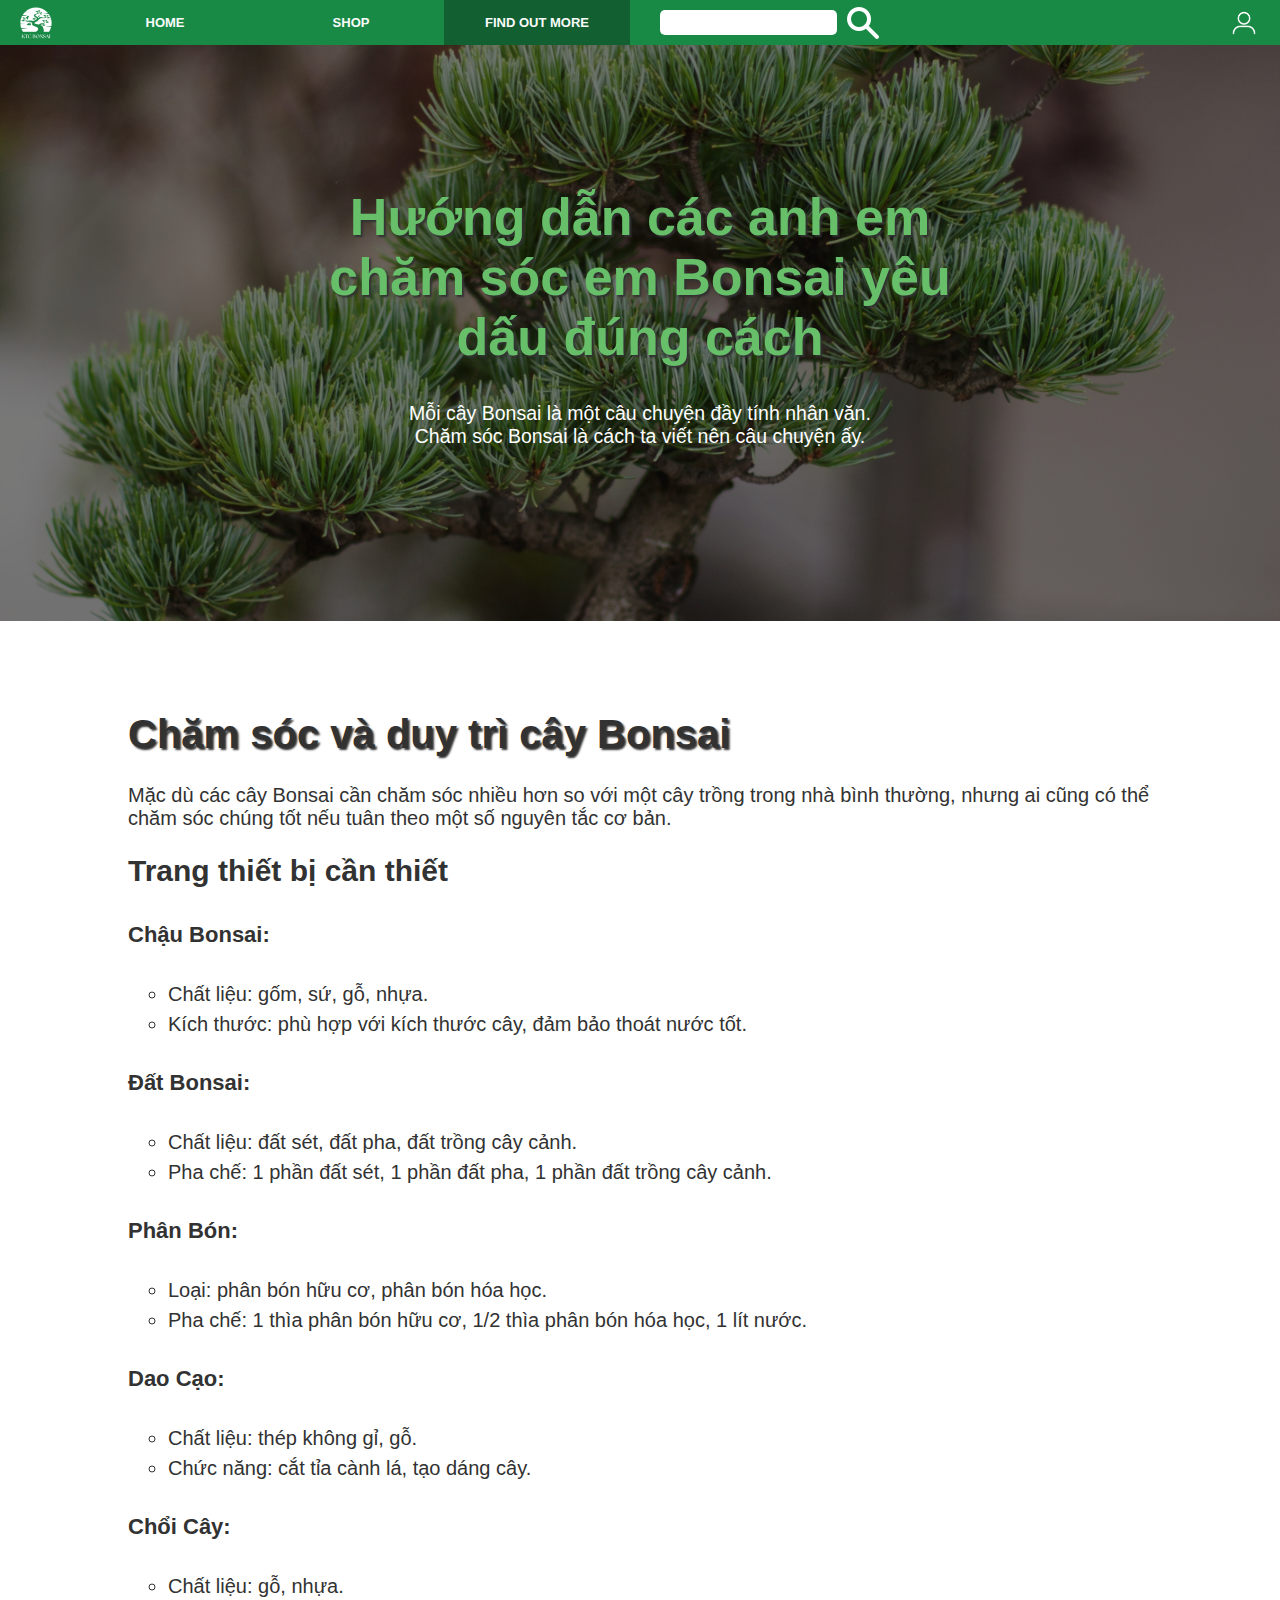
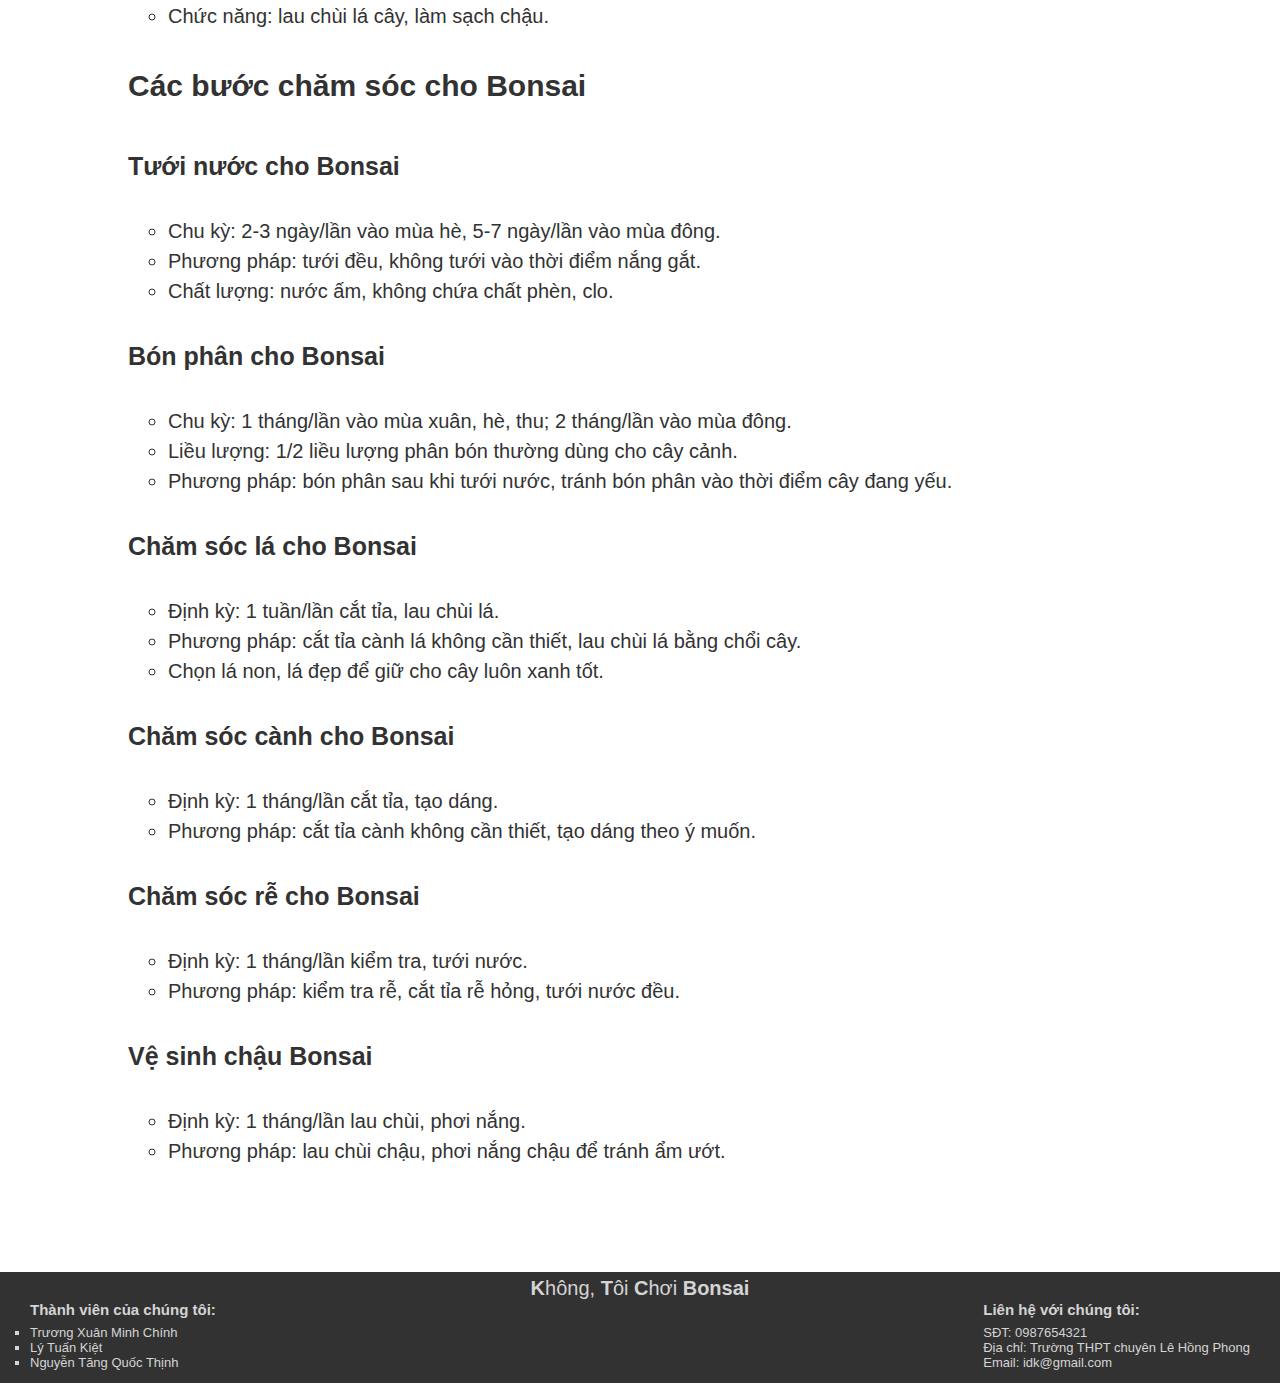
<file: chamsoc.html>
<!DOCTYPE html>
<html lang="en">
<head>
    <title>The art of bonsai</title>
    <meta charset="UTF-8">
    <meta name="viewport" content="width=device-width, initial-scale=1.0">
    <link rel="stylesheet" href = "style.css">
    <link rel="stylesheet" href = "noidung.css">
    <title>Chăm sóc</title>
    <link rel="icon" href="src/logobs.png" type="image/icon type">
</head>
<body>
    <header>
        <div class="nav">
            <a link href = "index.html" ><img id = "logobs" class = "logo" src = "src/logobs.png" alt = "web logo"></a>
            <a link href = "index.html" ><li>HOME</li></a>
            <div class = "dropdown">
                <a link href = "Shop.html" ><li>SHOP</li></a>
                <div class = "content">
                    <a href="Shop.html#cay" >Mua cây Bonsai</a>
                    <a href="Shop.html#hat" >Mua hạt giống cây Bonsai</a>
                </div>
            </div>
            <div class = "dropdown">
                <a link href = "FOM.html" ><li style="background-color: #126031;">FIND OUT MORE</li></a>
                <div class = "content">
                    <a href="nghethuat.html" >Bonsai là gì?</a>
                    <a href="chamsoc.html" >Chăm sóc cây Bonsai</a>
                    <a href="taohinh.html" >Tạo thế</a>
                    <a href="nghethuat.html#noidung" >Các giống loài cây Bonsai</a>
                    <a href="kinhnghiem.html">Kinh nghiệm mua Bonsai</a>
                    <a href="library.html">Thư viện ảnh Bonsai</a>
                </div>
            </div>
            <input id = "searchbar" type = "text">
            <a link href = "SearchNotFound.html" ><img id = "searchbar" class = "logo" src = "src/search.png" alt = "search"></a>
        </div>
        <div class="user">
            <a link href="log-in.html"><img id="user" class="logo" src="src/user.png" alt= "user logo"></a>
        </div>
    </header>
    
    <div class="hero-image">
        <div class="hero-text">
            <h1>Hướng dẫn các anh em chăm sóc em Bonsai yêu dấu đúng cách</h1>
            <p>
                Mỗi cây Bonsai là một câu chuyện đầy tính nhân văn. <br>
                Chăm sóc Bonsai là cách ta viết nên câu chuyện ấy.<br>
            </p>
        </div>
    </div>

    <section>
        <div class = "container">
            <div class = "item" id = "noidung">
                <h1>Chăm sóc và duy trì cây Bonsai</h1>
                <p>Mặc dù các cây Bonsai cần chăm sóc nhiều hơn so với một cây trồng trong nhà bình thường, 
                    nhưng ai cũng có thể chăm sóc chúng tốt nếu tuân theo một số nguyên tắc cơ bản.</p>
                    
                <h2>Trang thiết bị cần thiết</h2>
                
                <li>Chậu Bonsai:
                    <ul>
                        <li>Chất liệu: gốm, sứ, gỗ, nhựa.</li>
                        <li>Kích thước: phù hợp với kích thước cây, đảm bảo thoát nước tốt.</li>
                    </ul>
                </li>
                <li>Đất Bonsai:
                    <ul>
                        <li>Chất liệu: đất sét, đất pha, đất trồng cây cảnh.</li>
                        <li>Pha chế: 1 phần đất sét, 1 phần đất pha, 1 phần đất trồng cây cảnh.</li>
                    </ul>
                </li>
                <li>Phân Bón:
                    <ul>
                        <li>Loại: phân bón hữu cơ, phân bón hóa học.</li>
                        <li>Pha chế: 1 thìa phân bón hữu cơ, 1/2 thìa phân bón hóa học, 1 lít nước.</li>
                    </ul>
                </li>
                <li>Dao Cạo:
                    <ul>
                        <li>Chất liệu: thép không gỉ, gỗ.</li>
                        <li>Chức năng: cắt tỉa cành lá, tạo dáng cây.</li>
                    </ul>
                </li>
                <li>Chổi Cây:
                    <ul>
                        <li>Chất liệu: gỗ, nhựa.</li>
                        <li>Chức năng: lau chùi lá cây, làm sạch chậu.</li>
                    </ul>

                <h2>Các bước chăm sóc cho Bonsai</h2>
                <li>
                    <h3>Tưới nước cho Bonsai</h3>
                    <ul>
                        <li>Chu kỳ: 2-3 ngày/lần vào mùa hè, 5-7 ngày/lần vào mùa đông.</li>
                        <li>Phương pháp: tưới đều, không tưới vào thời điểm nắng gắt.</li>
                        <li>Chất lượng: nước ấm, không chứa chất phèn, clo.</li>
                    </ul>
                    <h3>Bón phân cho Bonsai</h3>
                    <ul>
                        <li>Chu kỳ: 1 tháng/lần vào mùa xuân, hè, thu; 2 tháng/lần vào mùa đông.</li>
                        <li>Liều lượng: 1/2 liều lượng phân bón thường dùng cho cây cảnh.</li>
                        <li>Phương pháp: bón phân sau khi tưới nước, tránh bón phân vào thời điểm cây đang yếu.</li>
                    </ul>
                    <h3>Chăm sóc lá cho Bonsai</h3>
                    <ul>
                        <li>Định kỳ: 1 tuần/lần cắt tỉa, lau chùi lá.</li>
                        <li>Phương pháp: cắt tỉa cành lá không cần thiết, lau chùi lá bằng chổi cây.</li>
                        <li>Chọn lá non, lá đẹp để giữ cho cây luôn xanh tốt.</li>
                    </ul>
                    <h3>Chăm sóc cành cho Bonsai</h3>
                    <ul>
                        <li>Định kỳ: 1 tháng/lần cắt tỉa, tạo dáng.</li>
                        <li>Phương pháp: cắt tỉa cành không cần thiết, tạo dáng theo ý muốn.</li>
                    </ul>
                    <h3>Chăm sóc rễ cho Bonsai</h3>
                    <ul>
                        <li>Định kỳ: 1 tháng/lần kiểm tra, tưới nước.</li>
                        <li>Phương pháp: kiểm tra rễ, cắt tỉa rễ hỏng, tưới nước đều.</li>
                    </ul>
                    <h3>Vệ sinh chậu Bonsai</h3>
                    <ul>
                        <li>Định kỳ: 1 tháng/lần lau chùi, phơi nắng.</li>
                        <li>Phương pháp: lau chùi chậu, phơi nắng chậu để tránh ẩm ướt.</li>
                    </ul>
                </li>
            </div>
        </div>
    </section>
    <footer>
        <div class = "top">
            <strong>K</strong>hông, <strong>T</strong>ôi <strong>C</strong>hơi <strong>Bonsai</strong>
        </div>
        <div class = "bot">
            <div class = "left">
                <h3><strong>Thành viên của chúng tôi:</strong></h3>
                <li>Trương Xuân Minh Chính</li>
                <li>Lý Tuấn Kiệt</li>
                <li>Nguyễn Tăng Quốc Thịnh</li>
            </div>
            <div class = "right">
                <h3><strong>Liên hệ với chúng tôi:</strong></h3>
                <li>SĐT: 0987654321</li>
                <li>Địa chỉ: Trường THPT chuyên Lê Hồng Phong</li>
                <li>Email: idk@gmail.com</li>
                <p></p>
            </div>
        </div>
    </footer>
</body>
</html>
</file>
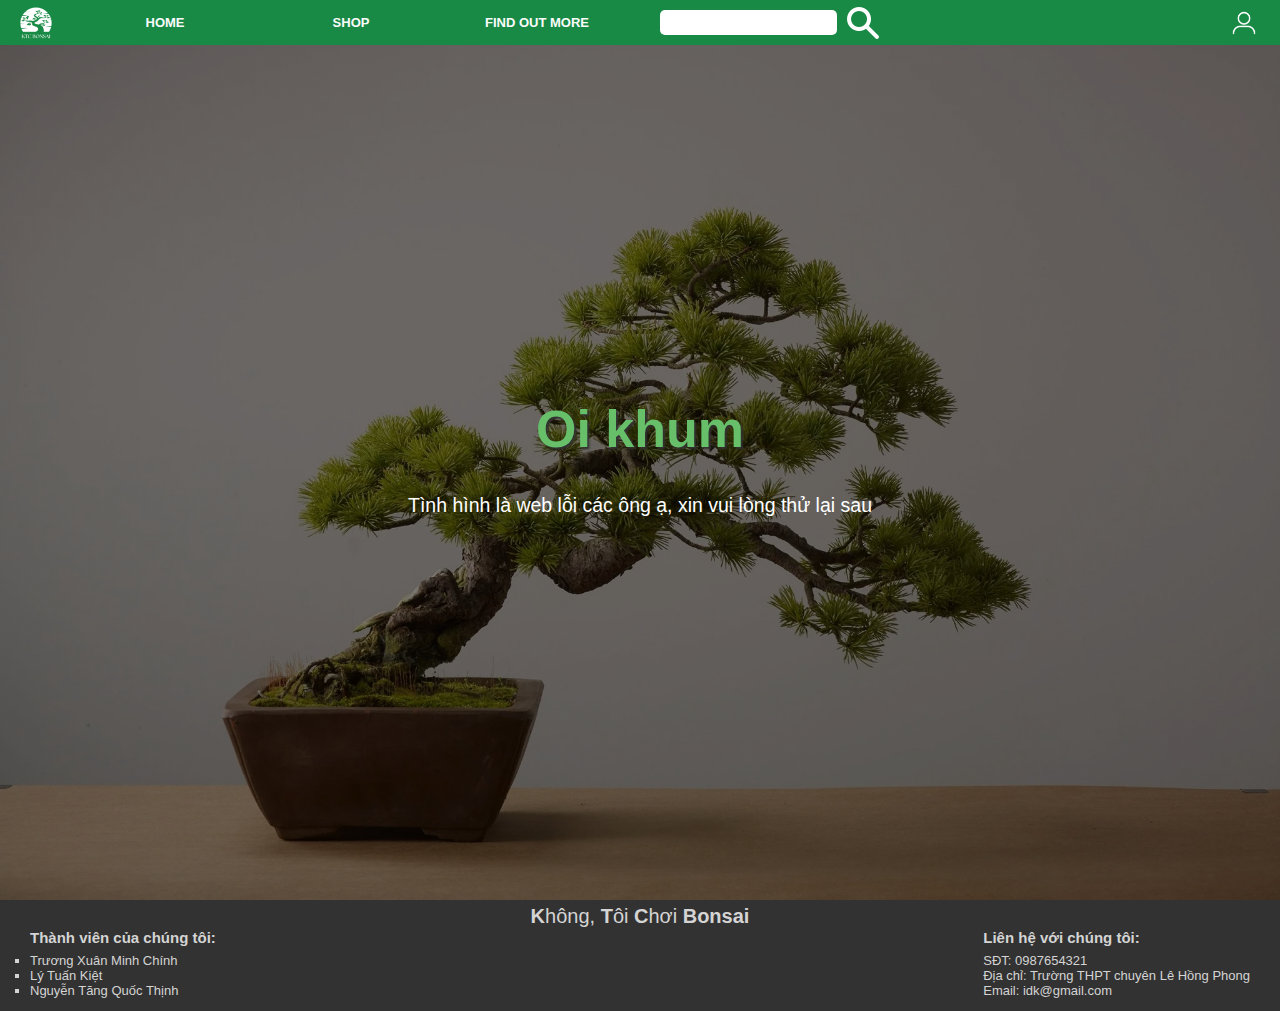
<file: errorshop.html>
<!DOCTYPE html>
<head>
    <meta charset="UTF-8">
    <meta name="viewport" content="width=device-width, initial-scale=1.0">
    <link rel="stylesheet" href = "style.css">
    <link rel="stylesheet" href = "index.css">
    <title>Runtime Error</title>
    <link rel="icon" href="src/logobs.png" type="image/icon type">
</head>
<body>
    <header>
        <div class="nav">
            <a link href = "index.html" ><img id = "logobs" class = "logo" src = "src/logobs.png" alt = "web logo"></a>
            <a link href = "index.html" ><li>HOME</li></a>
            <div class = "dropdown">
                <a link href = "Shop.html" ><li>SHOP</li></a>
                <div class = "content">
                    <a href="Shop.html#cay" >Mua cây Bonsai</a>
                    <a href="Shop.html#hat" >Mua hạt giống cây Bonsai</a>
                </div>
            </div>
            <div class = "dropdown">
                <a link href = "FOM.html" ><li>FIND OUT MORE</li></a>
                <div class = "content">
                    <a href="nghethuat.html" >Bonsai là gì?</a>
                    <a href="chamsoc.html" >Chăm sóc cây Bonsai</a>
                    <a href="taohinh.html" >Tạo thế</a>
                    <a href="nghethuat.html#noidung" >Các giống loài cây Bonsai</a>
                    <a href="kinhnghiem.html">Kinh nghiệm mua Bonsai</a>
                    <a href="library.html">Thư viện ảnh Bonsai</a>
                </div>
            </div>
            <input id = "searchbar" type = "text">
            <a link href = "SearchNotFound.html" ><img id = "searchbar" class = "logo" src = "src/search.png" alt = "search"></a>
        </div>
        <div class="user">
            <a link href="log-in.html"><img id="user" class="logo" src="src/user.png" alt= "user logo"></a>
        </div>
    </header>

    <div class="hero-image">
        <div class="hero-text">
            <h1>Oi khum</h1>
            <p>Tình hình là web lỗi các ông ạ, xin vui lòng thử lại sau</p>
        </div>
    </div>
    <footer>
        <div class = "top">
            <strong>K</strong>hông, <strong>T</strong>ôi <strong>C</strong>hơi <strong>Bonsai</strong>
        </div>
        <div class = "bot">
            <div class = "left">
                <h3><strong>Thành viên của chúng tôi:</strong></h3>
                <li>Trương Xuân Minh Chính</li>
                <li>Lý Tuấn Kiệt</li>
                <li>Nguyễn Tăng Quốc Thịnh</li>
            </div>
            <div class = "right">
                <h3><strong>Liên hệ với chúng tôi:</strong></h3>
                <li>SĐT: 0987654321</li>
                <li>Địa chỉ: Trường THPT chuyên Lê Hồng Phong</li>
                <li>Email: idk@gmail.com</li>
                <p></p>
            </div>
        </div>
    </footer>
</body>
</html>
</file>
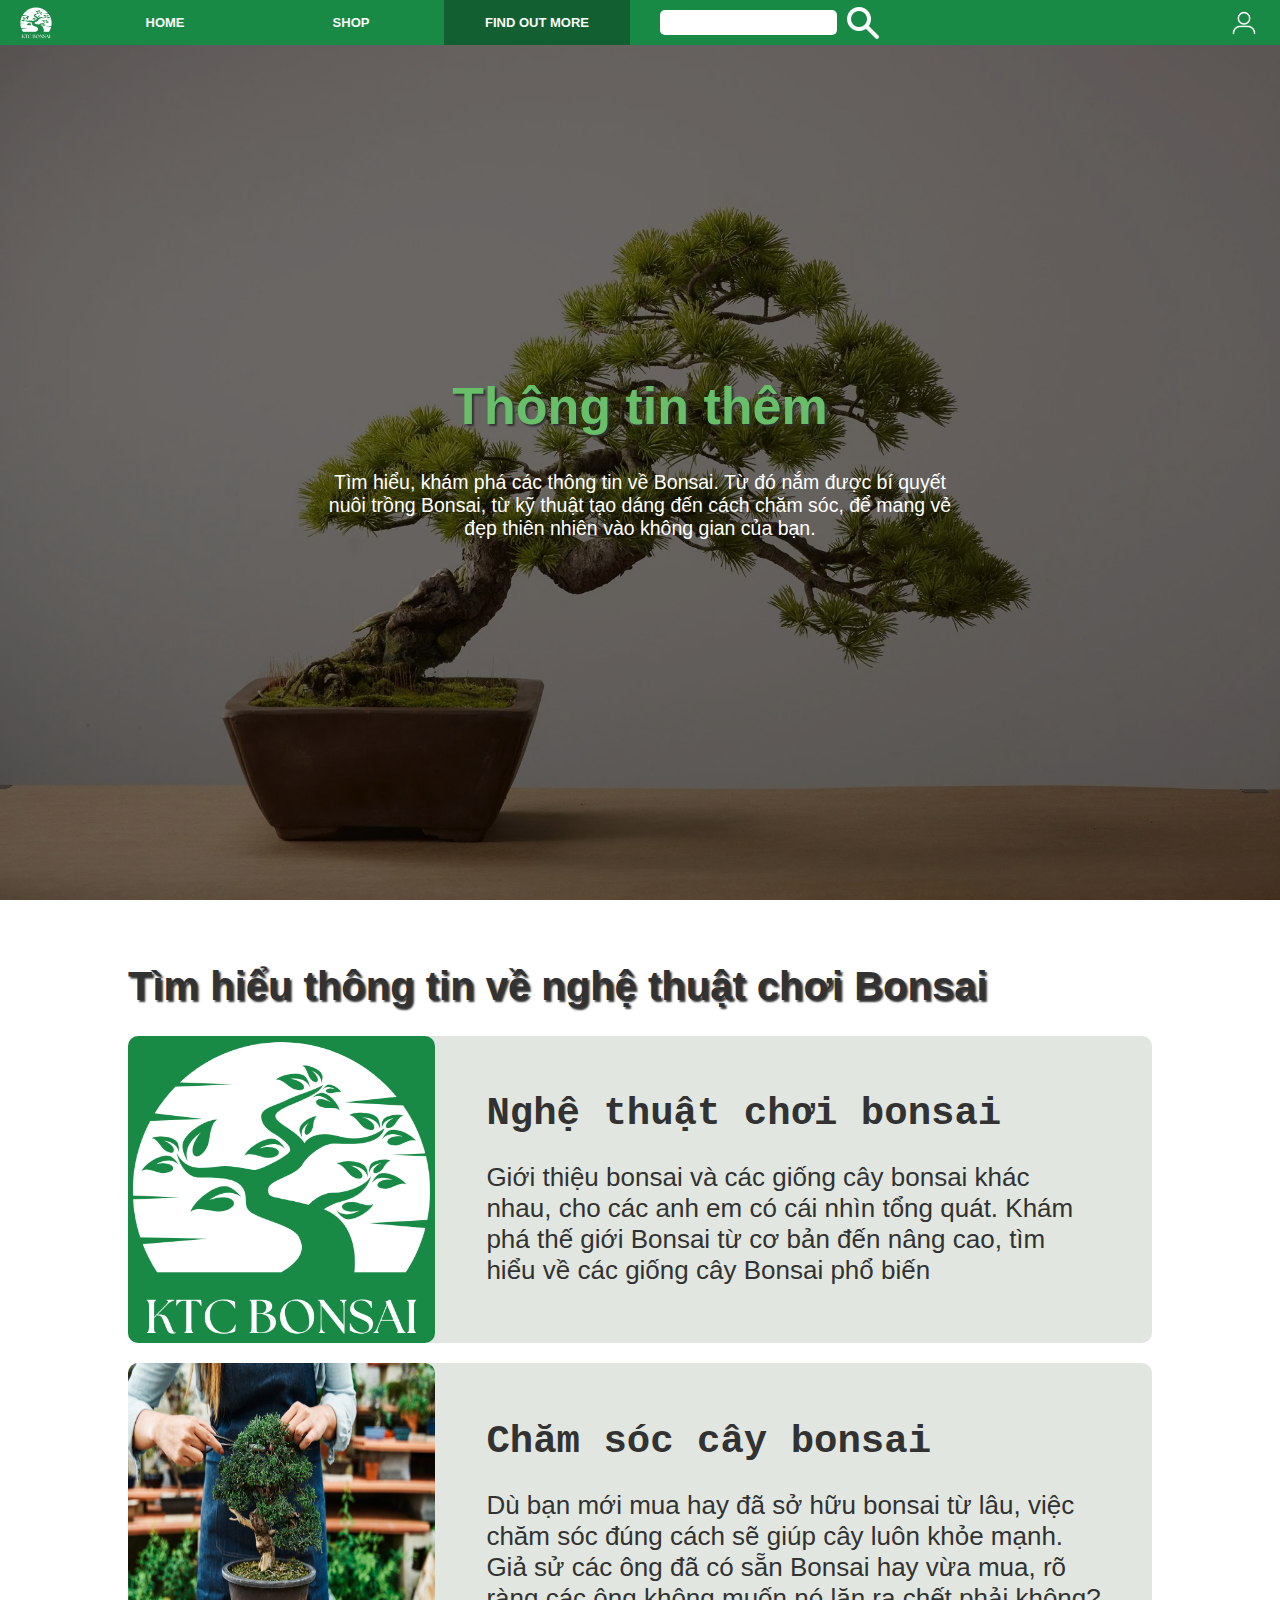
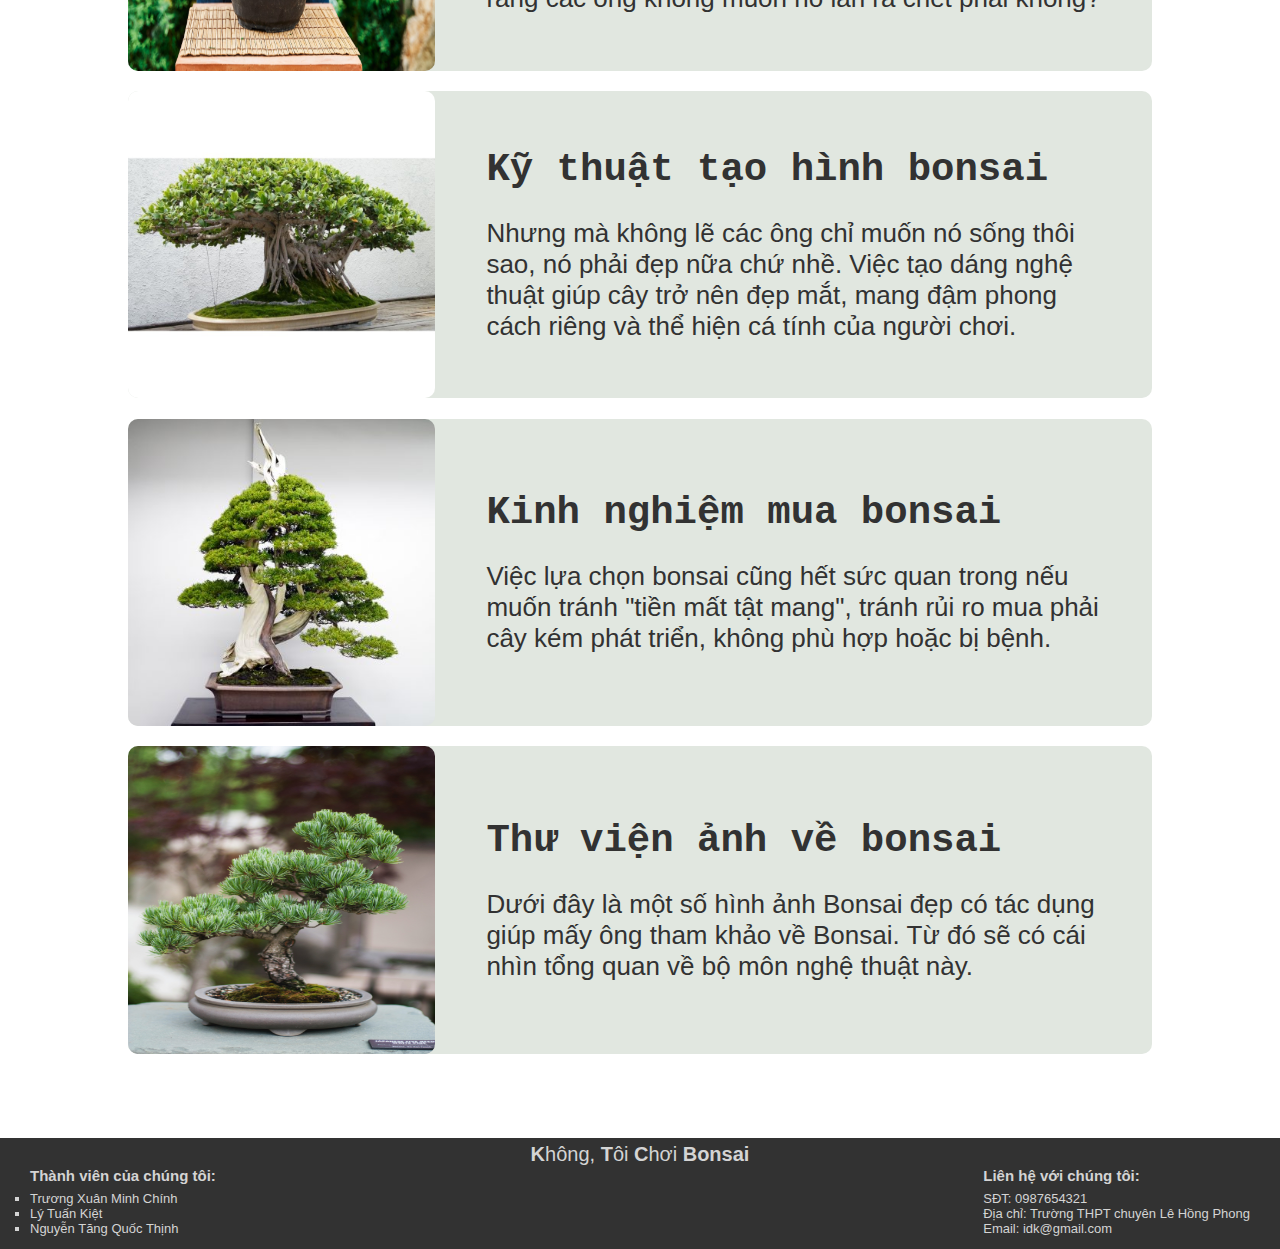
<file: FOM.html>
<!DOCTYPE html>
<html>
<head>
    <meta charset="UTF-8">
    <meta name="viewport" content="width=device-width, initial-scale=1.0">
    <title>Find Out More</title>
    <link rel="icon" href="src/logobs.png" type="image/icon type">
    <link rel="stylesheet" href="style.css">
    <link rel="stylesheet" href="FOM.css">
</head>
<body>
    <header>
        <div class="nav">
            <a link href = "index.html" ><img id = "logobs" class = "logo" src = "src/logobs.png" alt = "web logo"></a>
            <a link href = "index.html" ><li>HOME</li></a>
            <div class = "dropdown">
                <a link href = "Shop.html" ><li>SHOP</li></a>
                <div class = "content">
                    <a href="Shop.html#cay" >Mua cây Bonsai</a>
                    <a href="Shop.html#hat" >Mua hạt giống cây Bonsai</a>
                </div>
            </div>
            <div class = "dropdown">
                <a link href = "FOM.html" ><li style="background-color: #126031;">FIND OUT MORE</li></a>
                <div class = "content">
                    <a href="nghethuat.html" >Bonsai là gì?</a>
                    <a href="chamsoc.html" >Chăm sóc cây Bonsai</a>
                    <a href="taohinh.html" >Tạo thế</a>
                    <a href="nghethuat.html#noidung" >Các giống loài cây Bonsai</a>
                    <a href="kinhnghiem.html">Kinh nghiệm mua Bonsai</a>
                    <a href="library.html">Thư viện ảnh Bonsai</a>
                </div>
            </div>
            <input id = "searchbar" type = "text">
            <a link href = "SearchNotFound.html" ><img id = "searchbar" class = "logo" src = "src/search.png" alt = "search"></a>
        </div>
        <div class="user">
            <a link href="log-in.html"><img id="user" class="logo" src="src/user.png" alt= "user logo"></a>
        </div>
    </header>
    
    <div class="hero-image">
        <div class="hero-text">
            <h1>Thông tin thêm</h1>
            <p>Tìm hiểu, khám phá các thông tin về Bonsai. Từ đó nắm được bí quyết nuôi trồng Bonsai, từ kỹ thuật tạo dáng đến cách chăm sóc, để mang vẻ đẹp thiên nhiên vào không gian của bạn.</p>
        </div>
    </div>

    <section>
        <h1>Tìm hiểu thông tin về nghệ thuật chơi Bonsai</h1>
        <div class = "container">
            <a link href="nghethuat.html"  class="item">
                <div class = "img"><img src = "src/logobs.png" alt = "item1"></div>
                <div class = "content">
                    <h2>Nghệ thuật chơi bonsai</h2>
                    <p>Giới thiệu bonsai và các giống cây bonsai khác nhau, cho các anh em có cái nhìn tổng quát. Khám phá thế giới Bonsai từ cơ bản đến nâng cao, tìm hiểu về các giống cây Bonsai phổ biến</p>
                </div>
            </a>

            <a link href="chamsoc.html"  class="item">
                <div class = "img"><img src = "src/chamsoccay.jpg" alt = "item1"></div>
                <div class = "content">
                    <h2>Chăm sóc cây bonsai</h2>
                    <p>Dù bạn mới mua hay đã sở hữu bonsai từ lâu, việc chăm sóc đúng cách sẽ giúp cây luôn khỏe mạnh.
                     Giả sử các ông đã có sẵn Bonsai hay vừa mua, rõ ràng các ông không muốn nó lăn ra chết phải không?</p>
                </div>
            </a>

            <a link href="taohinh.html"  class="item">
                <div class = "img"><img src = "src/hatcaydacanhbonsai.jpg" alt = "item1"></div>
                <div class = "content">
                    <h2>Kỹ thuật tạo hình bonsai</h2>
                    <p>Nhưng mà không lẽ các ông chỉ muốn nó sống thôi sao, nó phải đẹp nữa chứ nhề. Việc tạo dáng nghệ thuật giúp cây trở nên đẹp mắt, mang đậm phong cách riêng và thể hiện cá tính của người chơi.</p>
                </div>
            </a>

            <a link href="kinhnghiem.html"  class="item">
                <div class = "img"><img src = "src/hatbachutah.jpg" alt = "item1"></div>
                <div class = "content">
                    <h2>Kinh nghiệm mua bonsai</h2>
                    <p>Việc lựa chọn bonsai cũng hết sức quan trong nếu muốn tránh "tiền mất tật mang", tránh rủi ro mua phải cây kém phát triển, không phù hợp hoặc bị bệnh.</p>
                </div>
            </a>

            <a link href="nghethuat.html"  class="item">
                <div class = "img"><img src = "src/nghethuat.jpg" alt = "item1"></div>
                <div class = "content">
                    <h2>Thư viện ảnh về bonsai</h2>
                    <p>Dưới đây là một số hình ảnh Bonsai đẹp có tác dụng giúp mấy ông tham khảo về Bonsai. Từ đó sẽ có cái nhìn tổng quan về bộ môn nghệ thuật này.</p>
                </div>
            </a>
    </section>

    <footer>
        <div class = "top">
            <strong>K</strong>hông, <strong>T</strong>ôi <strong>C</strong>hơi <strong>Bonsai</strong>
        </div>
        <div class = "bot">
            <div class = "left">
                <h3><strong>Thành viên của chúng tôi:</strong></h3>
                <li>Trương Xuân Minh Chính</li>
                <li>Lý Tuấn Kiệt</li>
                <li>Nguyễn Tăng Quốc Thịnh</li>
            </div>
            <div class = "right">
                <h3><strong>Liên hệ với chúng tôi:</strong></h3>
                <li>SĐT: 0987654321</li>
                <li>Địa chỉ: Trường THPT chuyên Lê Hồng Phong</li>
                <li>Email: idk@gmail.com</li>
                <p></p>
            </div>
        </div>
    </footer>
</body>
</html>
</file>
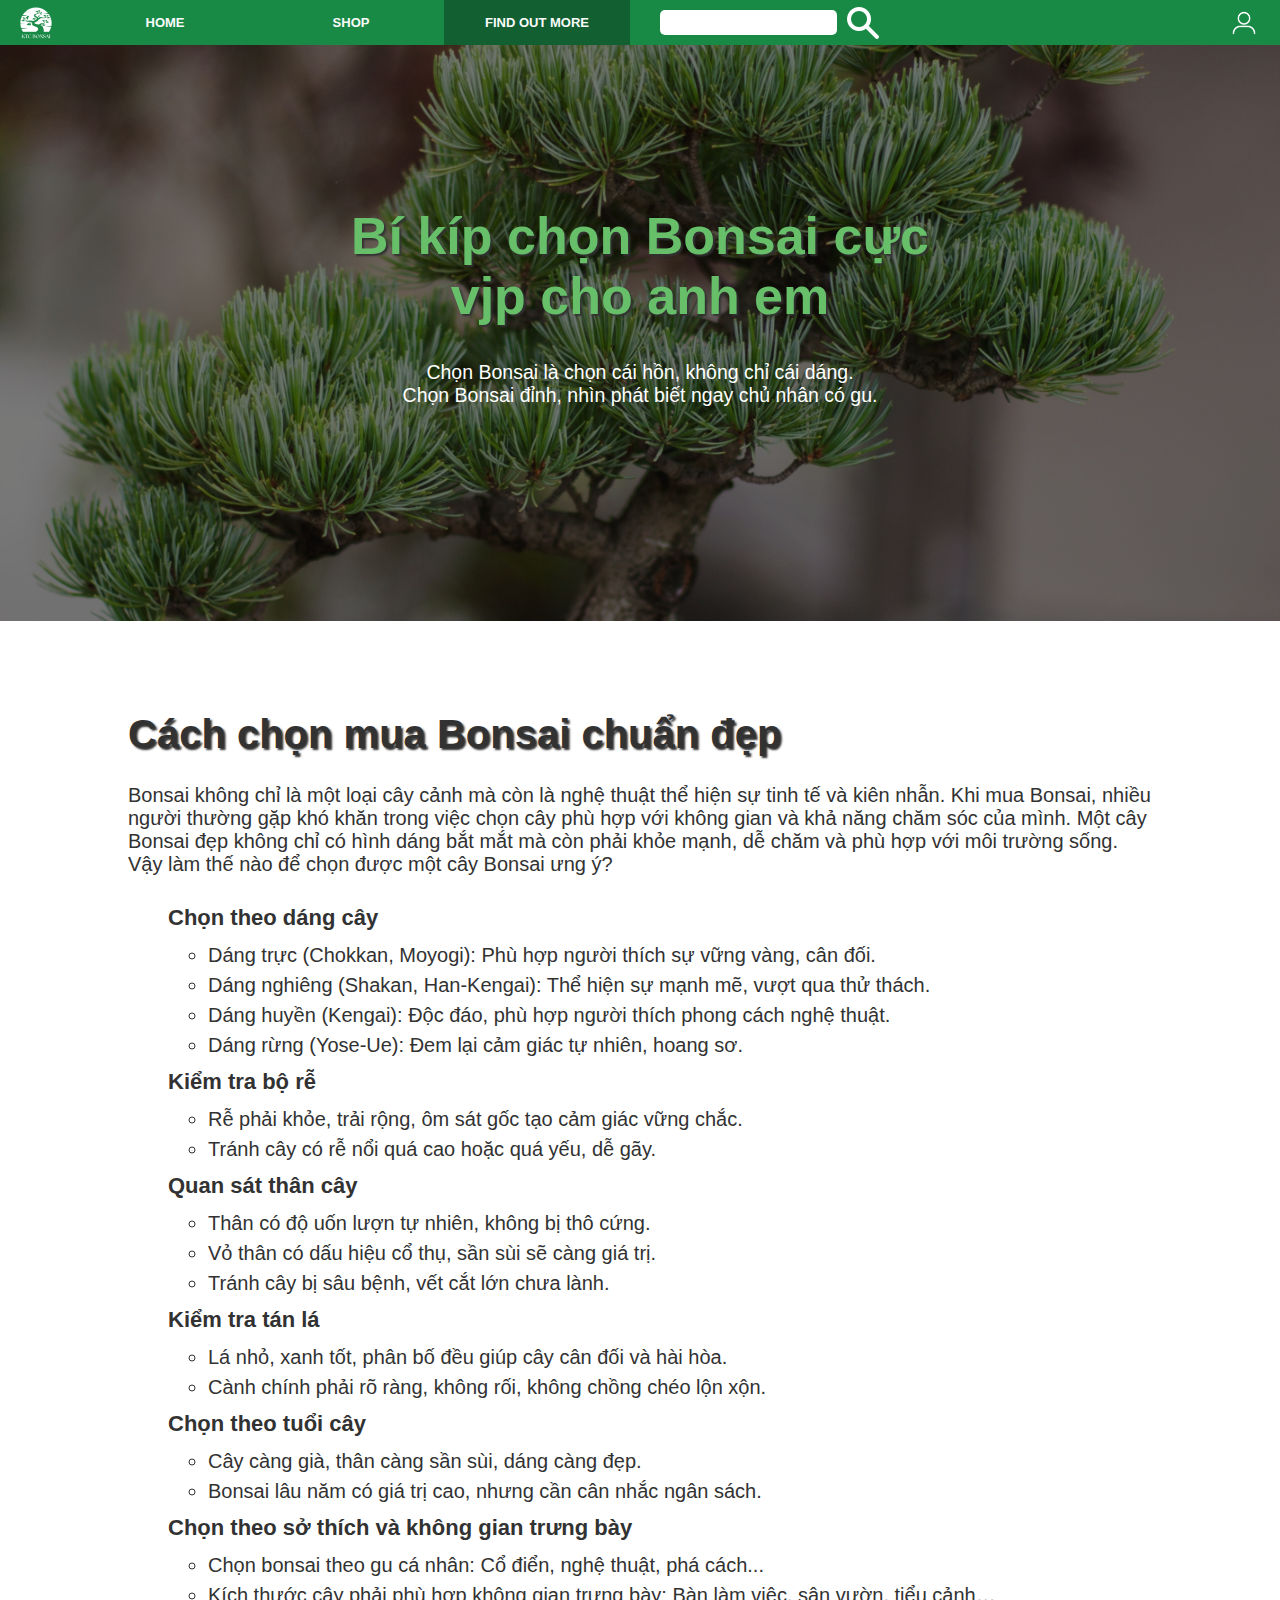
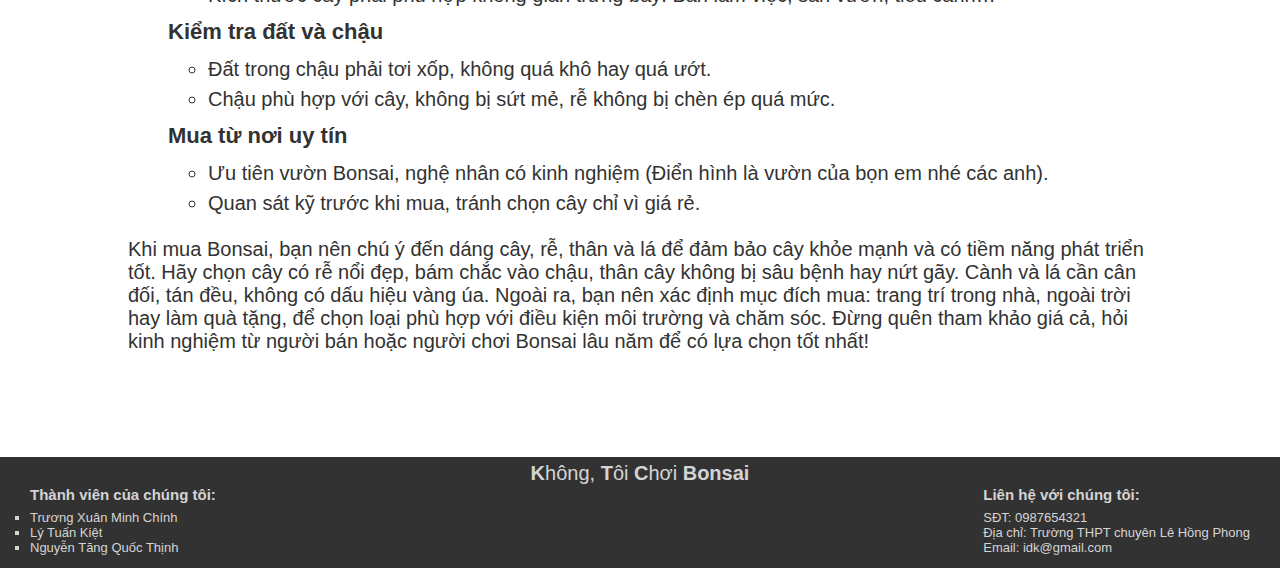
<file: kinhnghiem.html>
<!DOCTYPE html>
<html lang="en">
<head>
    <title>The art of bonsai</title>
    <meta charset="UTF-8">
    <meta name="viewport" content="width=device-width, initial-scale=1.0">
    <link rel="stylesheet" href = "style.css">
    <link rel="stylesheet" href = "noidung.css">
    <title>Kinh Nghiệm</title>
    <link rel="icon" href="src/logobs.png" type="image/icon type">
</head>
<body>
    <header>
        <div class="nav">
            <a link href = "index.html" ><img id = "logobs" class = "logo" src = "src/logobs.png" alt = "web logo"></a>
            <a link href = "index.html" ><li>HOME</li></a>
            <div class = "dropdown">
                <a link href = "Shop.html" ><li>SHOP</li></a>
                <div class = "content">
                    <a href="Shop.html#cay" >Mua cây Bonsai</a>
                    <a href="Shop.html#hat" >Mua hạt giống cây Bonsai</a>
                </div>
            </div>
            <div class = "dropdown">
                <a link href = "FOM.html" ><li style="background-color: #126031;">FIND OUT MORE</li></a>
                <div class = "content">
                    <a href="nghethuat.html" >Bonsai là gì?</a>
                    <a href="chamsoc.html" >Chăm sóc cây Bonsai</a>
                    <a href="taohinh.html" >Tạo thế</a>
                    <a href="nghethuat.html#noidung" >Các giống loài cây Bonsai</a>
                    <a href="kinhnghiem.html">Kinh nghiệm mua Bonsai</a>
                    <a href="library.html">Thư viện ảnh Bonsai</a>
                </div>
            </div>
            <input id = "searchbar" type = "text">
            <a link href = "SearchNotFound.html" ><img id = "searchbar" class = "logo" src = "src/search.png" alt = "search"></a>
        </div>
        <div class="user">
            <a link href="log-in.html"><img id="user" class="logo" src="src/user.png" alt= "user logo"></a>
        </div>
    </header>

    
    <div class="hero-image">
        <div class="hero-text">
            <h1>Bí kíp chọn Bonsai cực vjp cho anh em</h1>
            <p>
                Chọn Bonsai là chọn cái hồn, không chỉ cái dáng.<br>
                Chọn Bonsai đỉnh, nhìn phát biết ngay chủ nhân có gu.<br>
                <br>
            </p>
        </div>
    </div>

    <section>
        <div class = "container" id="noidung">
            <div class = "item">
                <h1>Cách chọn mua Bonsai chuẩn đẹp</h1>
                <p>Bonsai không chỉ là một loại cây cảnh mà còn là nghệ thuật thể hiện sự tinh tế và kiên nhẫn. 
                    Khi mua Bonsai, nhiều người thường gặp khó khăn trong việc chọn cây phù hợp với không gian
                     và khả năng chăm sóc của mình. Một cây Bonsai đẹp không chỉ có hình dáng bắt mắt mà còn 
                     phải khỏe mạnh, dễ chăm và phù hợp với môi trường sống. 
                    Vậy làm thế nào để chọn được một cây Bonsai ưng ý?</p>
                <ul>
                    <li>Chọn theo dáng cây
                        <ul>
                            <li>Dáng trực (Chokkan, Moyogi): Phù hợp người thích sự vững vàng, cân đối.</li>
                            <li>Dáng nghiêng (Shakan, Han-Kengai): Thể hiện sự mạnh mẽ, vượt qua thử thách.</li>
                            <li>Dáng huyền (Kengai): Độc đáo, phù hợp người thích phong cách nghệ thuật.</li>
                            <li>Dáng rừng (Yose-Ue): Đem lại cảm giác tự nhiên, hoang sơ.</li>
                        </ul>
                    </li>
                    <li>Kiểm tra bộ rễ
                        <ul>
                            <li>Rễ phải khỏe, trải rộng, ôm sát gốc tạo cảm giác vững chắc.</li>
                            <li>Tránh cây có rễ nổi quá cao hoặc quá yếu, dễ gãy.</li>
                        </ul>
                    </li>
                    <li>Quan sát thân cây
                        <ul>
                            <li>Thân có độ uốn lượn tự nhiên, không bị thô cứng.</li>
                            <li>Vỏ thân có dấu hiệu cổ thụ, sần sùi sẽ càng giá trị.</li>
                            <li>Tránh cây bị sâu bệnh, vết cắt lớn chưa lành.</li>
                        </ul>
                    </li>
                    <li>Kiểm tra tán lá
                        <ul>
                            <li>Lá nhỏ, xanh tốt, phân bố đều giúp cây cân đối và hài hòa.</li>
                            <li>Cành chính phải rõ ràng, không rối, không chồng chéo lộn xộn.</li>
                        </ul>
                    </li>
                    <li>Chọn theo tuổi cây
                        <ul>
                            <li>Cây càng già, thân càng sần sùi, dáng càng đẹp.</li>
                            <li>Bonsai lâu năm có giá trị cao, nhưng cần cân nhắc ngân sách.</li>
                        </ul>
                    </li>
                    <li>Chọn theo sở thích và không gian trưng bày
                        <ul>
                            <li>Chọn bonsai theo gu cá nhân: Cổ điển, nghệ thuật, phá cách...</li>
                            <li>Kích thước cây phải phù hợp không gian trưng bày: Bàn làm việc, sân vườn, tiểu cảnh…</li>
                        </ul>
                    </li>
                    <li>Kiểm tra đất và chậu
                        <ul>
                            <li>Đất trong chậu phải tơi xốp, không quá khô hay quá ướt.</li>
                            <li>Chậu phù hợp với cây, không bị sứt mẻ, rễ không bị chèn ép quá mức.</li>
                        </ul>
                    </li>
                    <li>Mua từ nơi uy tín
                        <ul>
                            <li>Ưu tiên vườn Bonsai, nghệ nhân có kinh nghiệm (Điển hình là vườn của bọn em nhé các anh).</li>
                            <li>Quan sát kỹ trước khi mua, tránh chọn cây chỉ vì giá rẻ.</li>
                        </ul>
                    </li>
                </ul>
                <p>Khi mua Bonsai, bạn nên chú ý đến dáng cây, rễ, thân và lá để đảm bảo cây khỏe mạnh
                    và có tiềm năng phát triển tốt. Hãy chọn cây có rễ nổi đẹp, bám chắc vào chậu, 
                    thân cây không bị sâu bệnh hay nứt gãy. Cành và lá cần cân đối, tán đều, 
                    không có dấu hiệu vàng úa. Ngoài ra, bạn nên xác định mục đích mua: trang trí trong nhà, 
                    ngoài trời hay làm quà tặng, để chọn loại phù hợp với điều kiện môi trường và chăm sóc. 
                    Đừng quên tham khảo giá cả, 
                    hỏi kinh nghiệm từ người bán hoặc người chơi Bonsai lâu năm để có lựa chọn tốt nhất!</p>
            </div>
        </div>
    </section>
    <footer>
        <div class = "top">
            <strong>K</strong>hông, <strong>T</strong>ôi <strong>C</strong>hơi <strong>Bonsai</strong>
        </div>
        <div class = "bot">
            <div class = "left">
                <h3><strong>Thành viên của chúng tôi:</strong></h3>
                <li>Trương Xuân Minh Chính</li>
                <li>Lý Tuấn Kiệt</li>
                <li>Nguyễn Tăng Quốc Thịnh</li>
            </div>
            <div class = "right">
                <h3><strong>Liên hệ với chúng tôi:</strong></h3>
                <li>SĐT: 0987654321</li>
                <li>Địa chỉ: Trường THPT chuyên Lê Hồng Phong</li>
                <li>Email: idk@gmail.com</li>
                <p></p>
            </div>
        </div>
    </footer>
</body>
</html>
</file>
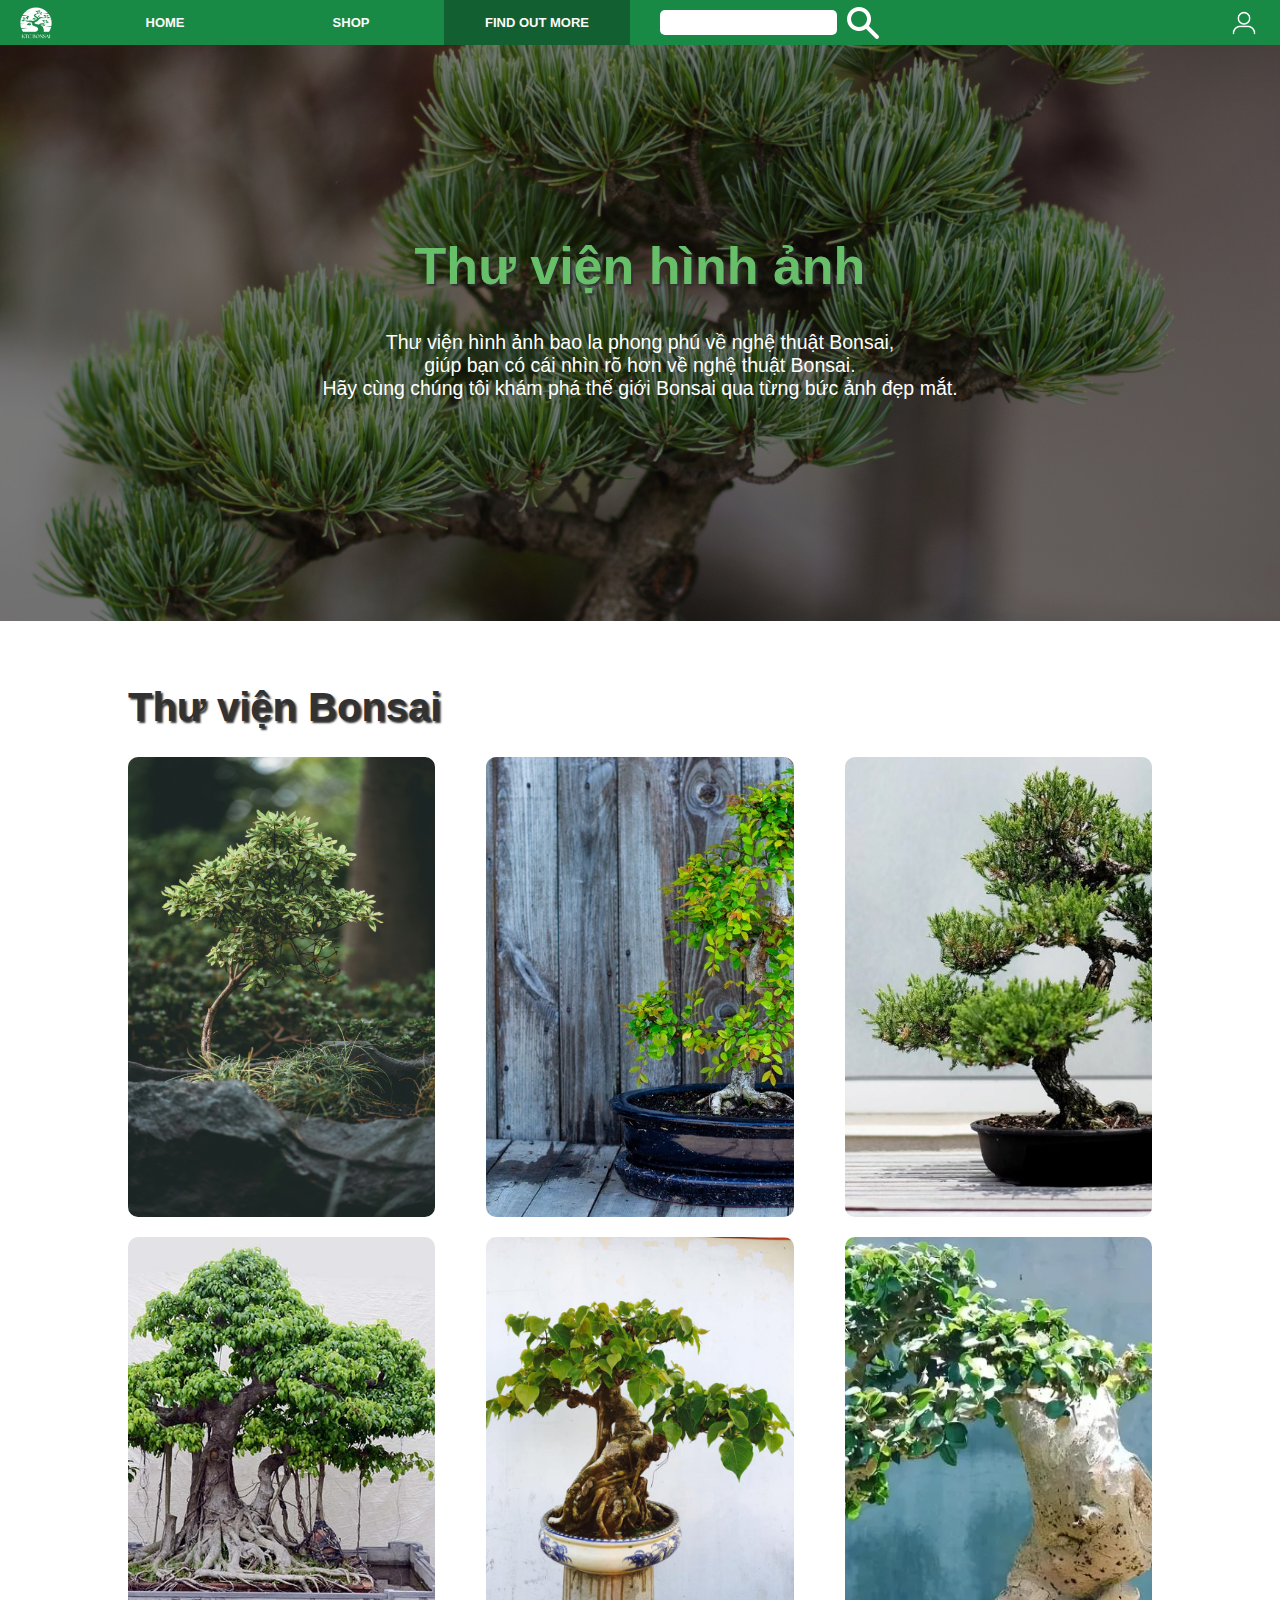
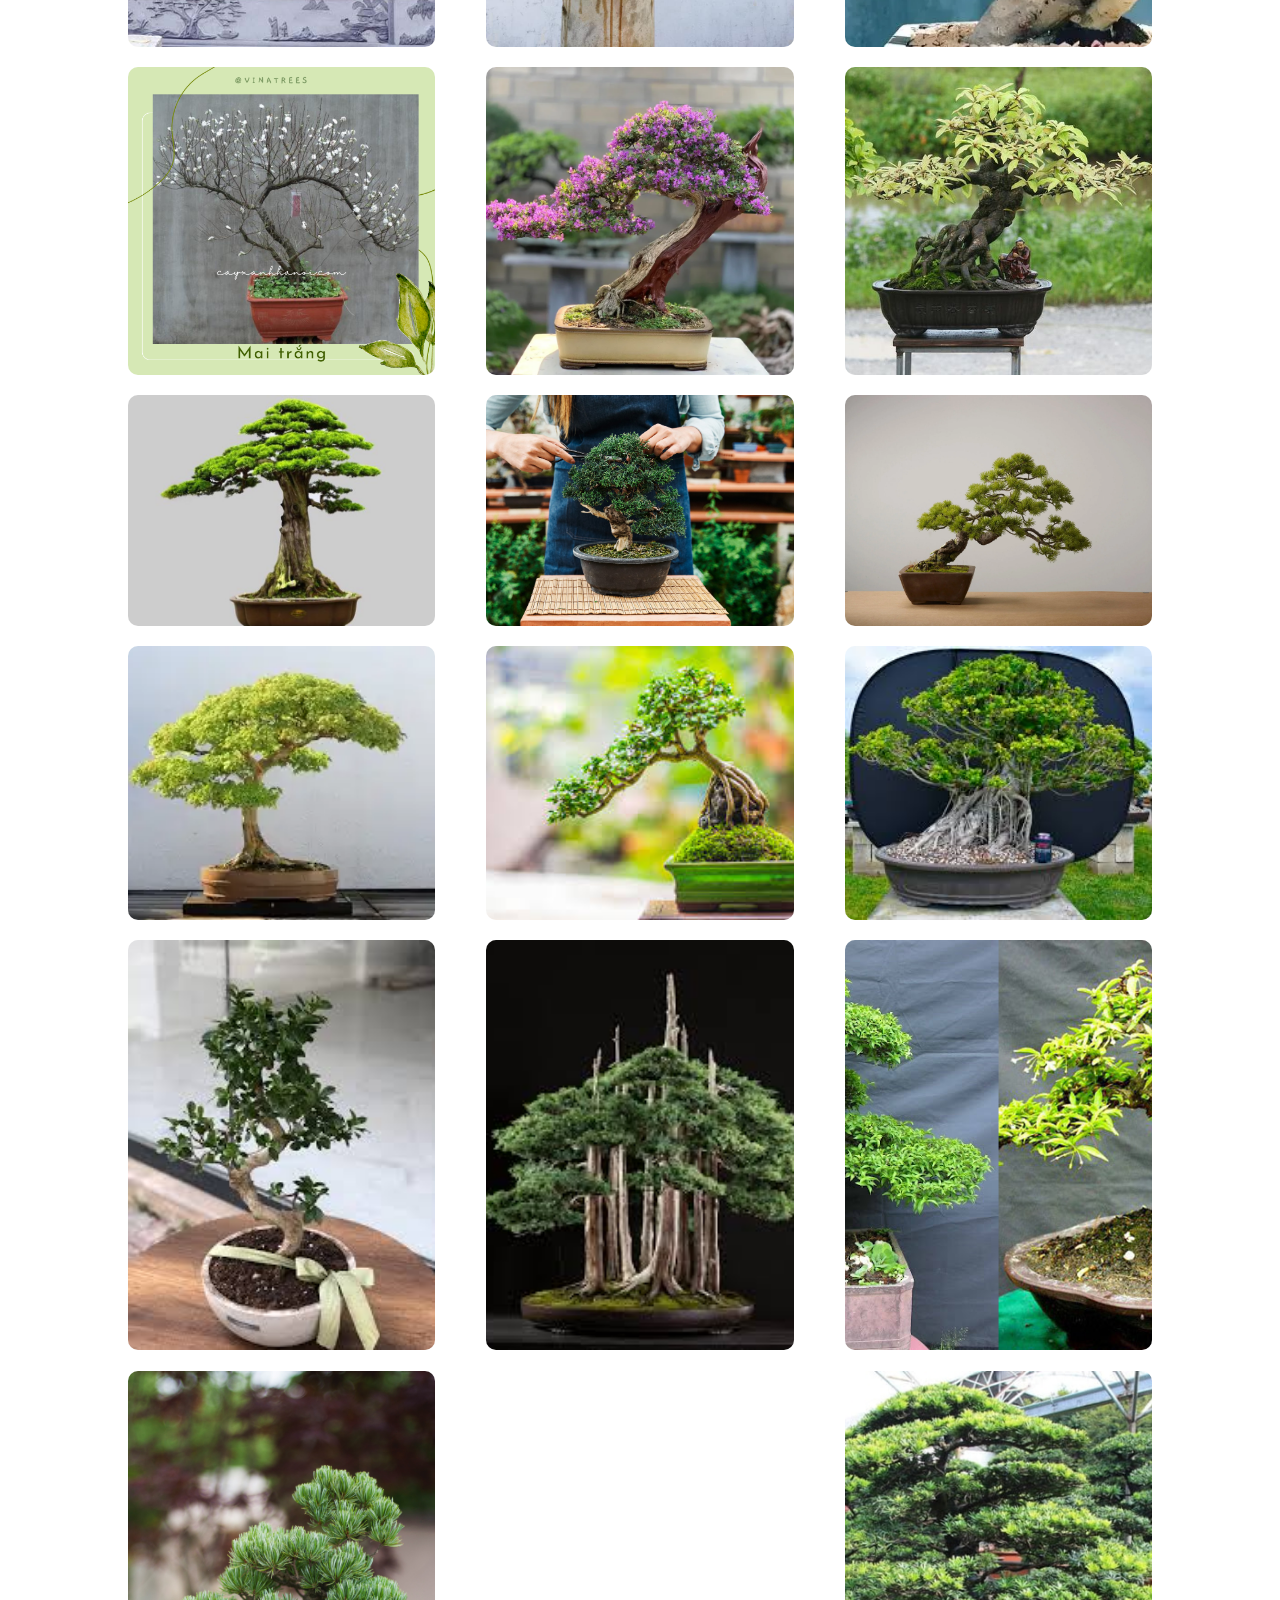
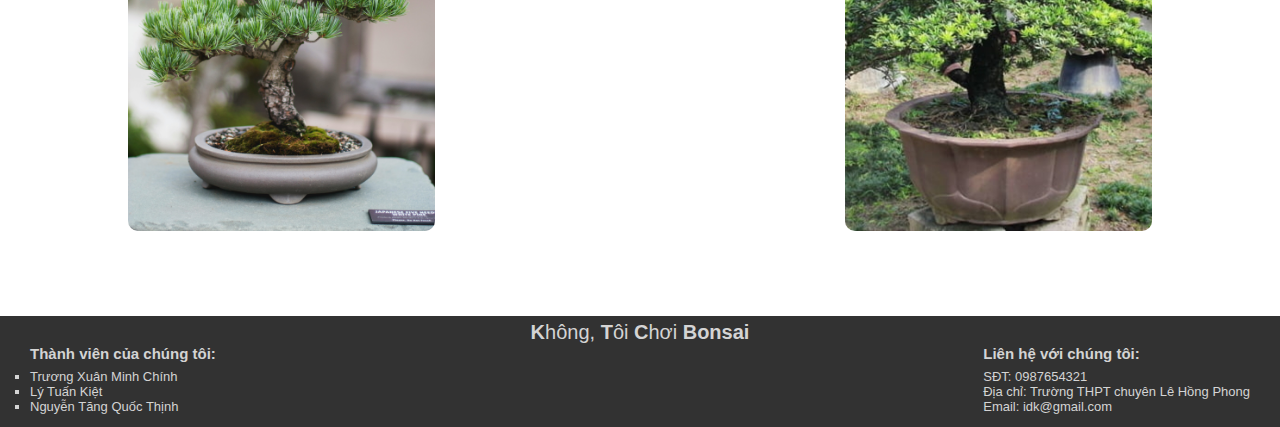
<file: library.html>
<!DOCTYPE html>
<html lang="en">
<head>
    <title>The art of Bonsai</title>
    <meta charset="UTF-8">
    <meta name="viewport" content="width=device-width, initial-scale=1.0">
    <link rel="stylesheet" href = "style.css">
    <link rel="stylesheet" href = "library.css">
    <title>Thư viện ảnh</title>
    <script src="library.js" defer></script>
    <link rel="icon" href="src/logobs.png" type="image/icon type">
</head>
<body>
    <header>
        <div class="nav">
            <a link href = "index.html" ><img id = "logobs" class = "logo" src = "src/logobs.png" alt = "web logo"></a>
            <a link href = "index.html" ><li>HOME</li></a>
            <div class = "dropdown">
                <a link href = "Shop.html" ><li>SHOP</li></a>
                <div class = "content">
                    <a href="Shop.html#cay" >Mua cây Bonsai</a>
                    <a href="Shop.html#hat" >Mua hạt giống cây Bonsai</a>
                </div>
            </div>
            <div class = "dropdown">
                <a link href = "FOM.html" ><li style="background-color: #126031;">FIND OUT MORE</li></a>
                <div class = "content">
                    <a href="nghethuat.html" >Bonsai là gì?</a>
                    <a href="chamsoc.html" >Chăm sóc cây Bonsai</a>
                    <a href="taohinh.html" >Tạo thế</a>
                    <a href="nghethuat.html#noidung" >Các giống loài cây Bonsai</a>
                    <a href="kinhnghiem.html">Kinh nghiệm mua Bonsai</a>
                    <a href="library.html">Thư viện ảnh Bonsai</a>
                </div>
            </div>
            <input id = "searchbar" type = "text">
            <a link href = "SearchNotFound.html" ><img id = "searchbar" class = "logo" src = "src/search.png" alt = "search"></a>
        </div>
        <div class="user">
            <a link href="log-in.html"><img id="user" class="logo" src="src/user.png" alt= "user logo"></a>
        </div>
    </header>

    
<div class="hero-image">
    <div class="hero-text">
        <h1>Thư viện hình ảnh</h1>
        <p>
            Thư viện hình ảnh bao la phong phú về nghệ thuật Bonsai, 
            <br>giúp bạn có cái nhìn rõ hơn về nghệ thuật Bonsai. 
            <br>Hãy cùng chúng tôi khám phá thế giới Bonsai qua từng bức ảnh đẹp mắt.
        </p>
    </div>
</div>

<section>
    <h1>Thư viện Bonsai</h1>
    <div id = "library" class="library">
            <!-- Items will be dynamically generated here -->
    </div>
</section>

<footer>
    <div class = "top">
        <strong>K</strong>hông, <strong>T</strong>ôi <strong>C</strong>hơi <strong>Bonsai</strong>
    </div>
    <div class = "bot">
        <div class = "left">
            <h3><strong>Thành viên của chúng tôi:</strong></h3>
            <li>Trương Xuân Minh Chính</li>
            <li>Lý Tuấn Kiệt</li>
            <li>Nguyễn Tăng Quốc Thịnh</li>
        </div>
        <div class = "right">
            <h3><strong>Liên hệ với chúng tôi:</strong></h3>
            <li>SĐT: 0987654321</li>
            <li>Địa chỉ: Trường THPT chuyên Lê Hồng Phong</li>
            <li>Email: idk@gmail.com</li>
            <p></p>
        </div>
    </div>
</footer>
</body>
</html>
</file>
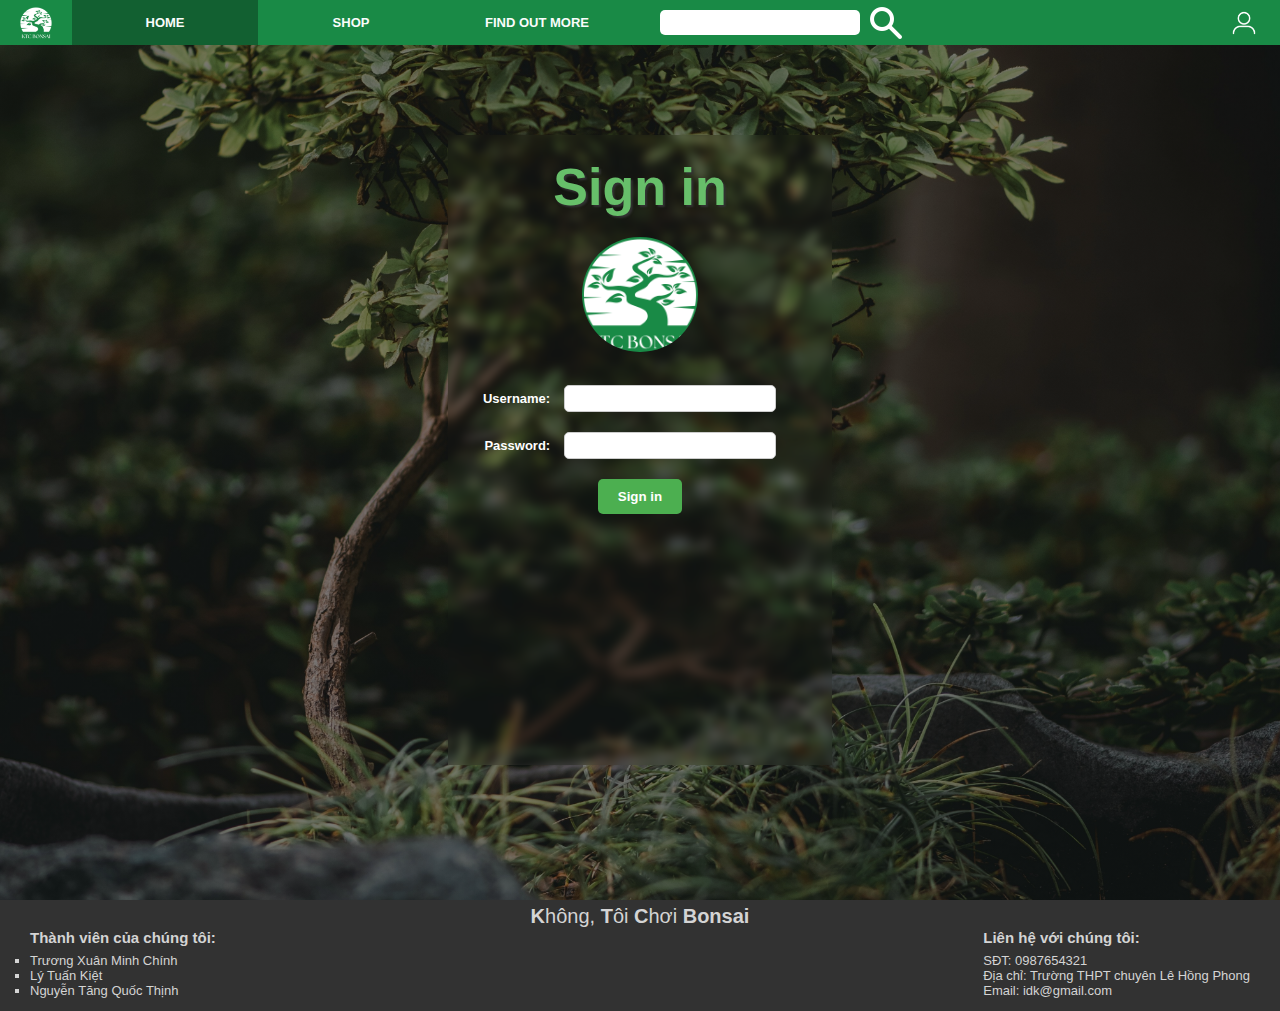
<file: log-in.html>
<!DOCTYPE html>
<html lang="en">
<head>
    <meta charset="UTF-8">
    <meta name="viewport" content="width=device-width, initial-scale=1.0">
    <title>Login</title>
    <link rel="stylesheet" href="style.css">
    <link rel="stylesheet" href="log-in.css">
    <link rel="icon" href="src/logobs.png" type="image/icon type">
</head>
<body>
    <header>
        <div class="nav">
            <a link href = "index.html" ><img id = "logobs" class = "logo" src = "src/logobs.png" alt = "web logo"></a>
            <a link href = "index.html" ><li style="background-color: #126031;">HOME</li></a>
            <div class = "dropdown">
                <a link href = "Shop.html" ><li>SHOP</li></a>
                <div class = "content">
                    <a href="Shop.html#cay" >Mua cây Bonsai</a>
                    <a href="Shop.html#hat" >Mua hạt giống cây Bonsai</a>
                </div>
            </div>
            <div class = "dropdown">
                <a link href = "FOM.html" ><li>FIND OUT MORE</li></a>
                <div class = "content">
                    <a href="nghethuat.html" >Bonsai là gì?</a>
                    <a href="chamsoc.html" >Chăm sóc cây Bonsai</a>
                    <a href="taohinh.html" >Tạo thế</a>
                    <a href="nghethuat.html#noidung" >Các giống loài cây Bonsai</a>
                    <a href="kinhnghiem.html">Kinh nghiệm mua Bonsai</a>
                    <a href="library.html">Thư viện ảnh Bonsai</a>
                </div>
            </div>
            <input id = "searchbar" type = "text">
            <a link href = "SearchNotFound.html" ><img id = "searchbar" class = "logo" src = "src/search.png" alt = "search"></a>
        </div>
        <div class="user">
            <a link href="log-in.html"><img id="user" class="logo" src="src/user.png" alt= "user logo"></a>
        </div>
    </header>

    <div class="hero-image">
        <div class="blur"></div>
        
        <div class="hero-text">
            <h1>Sign in</h1>
            <img src="src/logobs.png" alt="logo">
            <div class="name">
                <label for="username">Username:</label>
                <input type="text" id="username" name="username">
            </div>
            <p></p>
            <div class="pass">
                <label for="pass">Password:</label>
                <input type="password" id="pass" name="password" minlength="8" required="">
            </div>
            <input type="submit" onclick="goBack()" value="Sign in">
        </div>
    </div>

<footer>
    <div class = "top">
        <strong>K</strong>hông, <strong>T</strong>ôi <strong>C</strong>hơi <strong>Bonsai</strong>
    </div>
    <div class = "bot">
        <div class = "left">
            <h3><strong>Thành viên của chúng tôi:</strong></h3>
            <li>Trương Xuân Minh Chính</li>
            <li>Lý Tuấn Kiệt</li>
            <li>Nguyễn Tăng Quốc Thịnh</li>
        </div>
        <div class = "right">
            <h3><strong>Liên hệ với chúng tôi:</strong></h3>
            <li>SĐT: 0987654321</li>
            <li>Địa chỉ: Trường THPT chuyên Lê Hồng Phong</li>
            <li>Email: idk@gmail.com</li>
            <p></p>
        </div>
    </div>
</footer>

<script>
    function goBack() {
        window.history.back();
    }
</script>
</body>
</html>
</file>
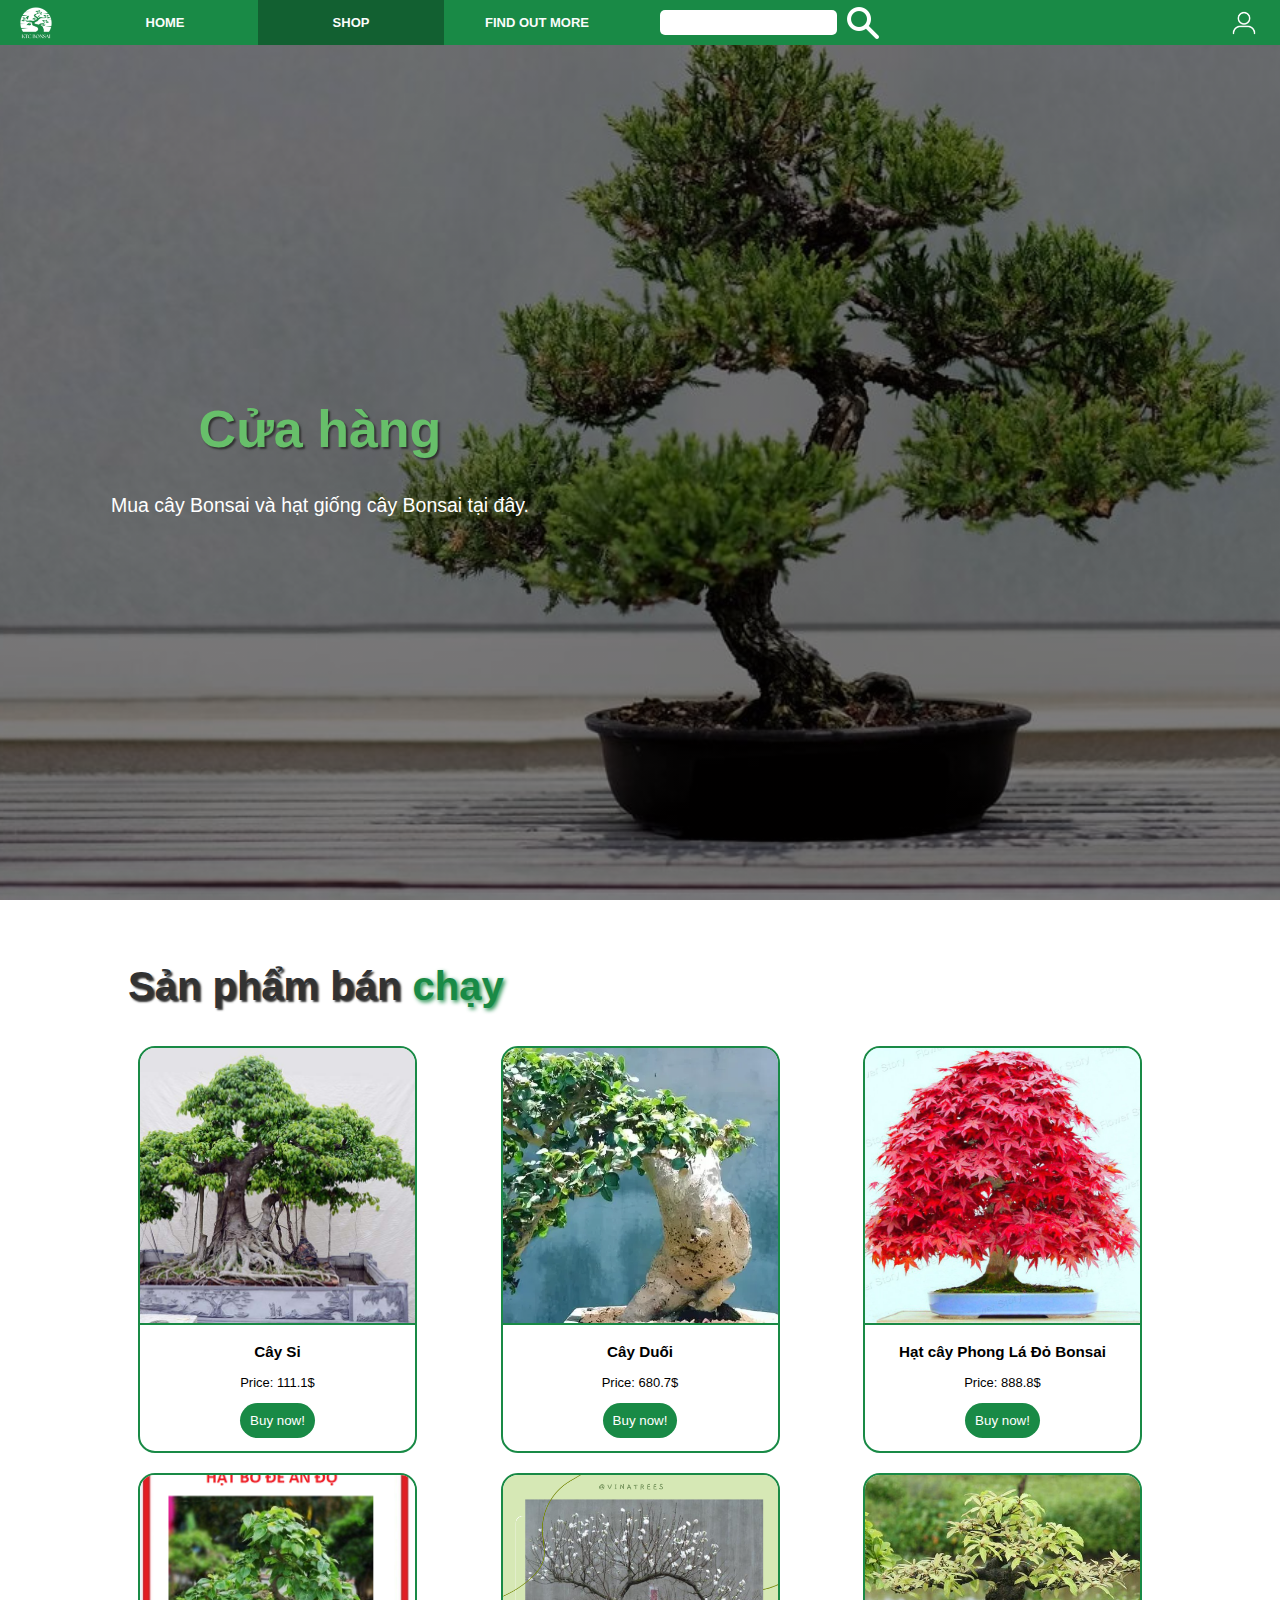
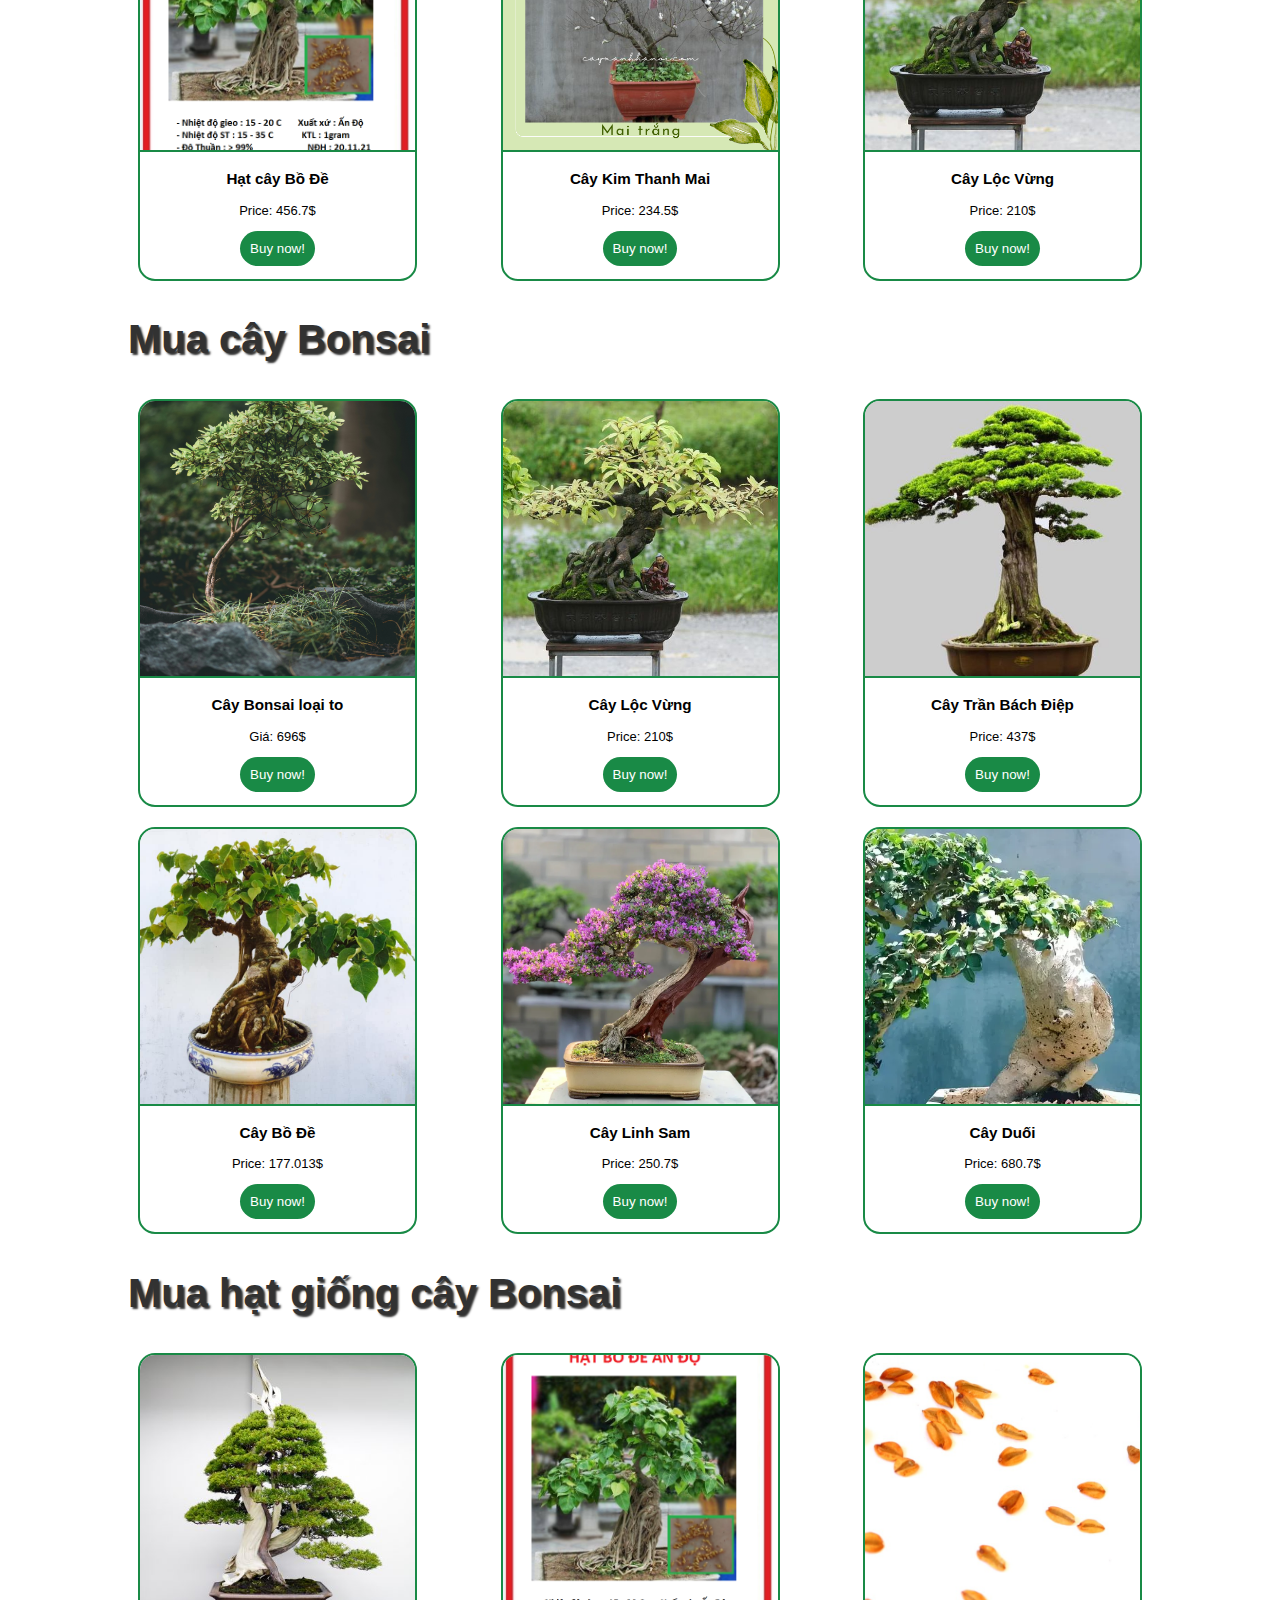
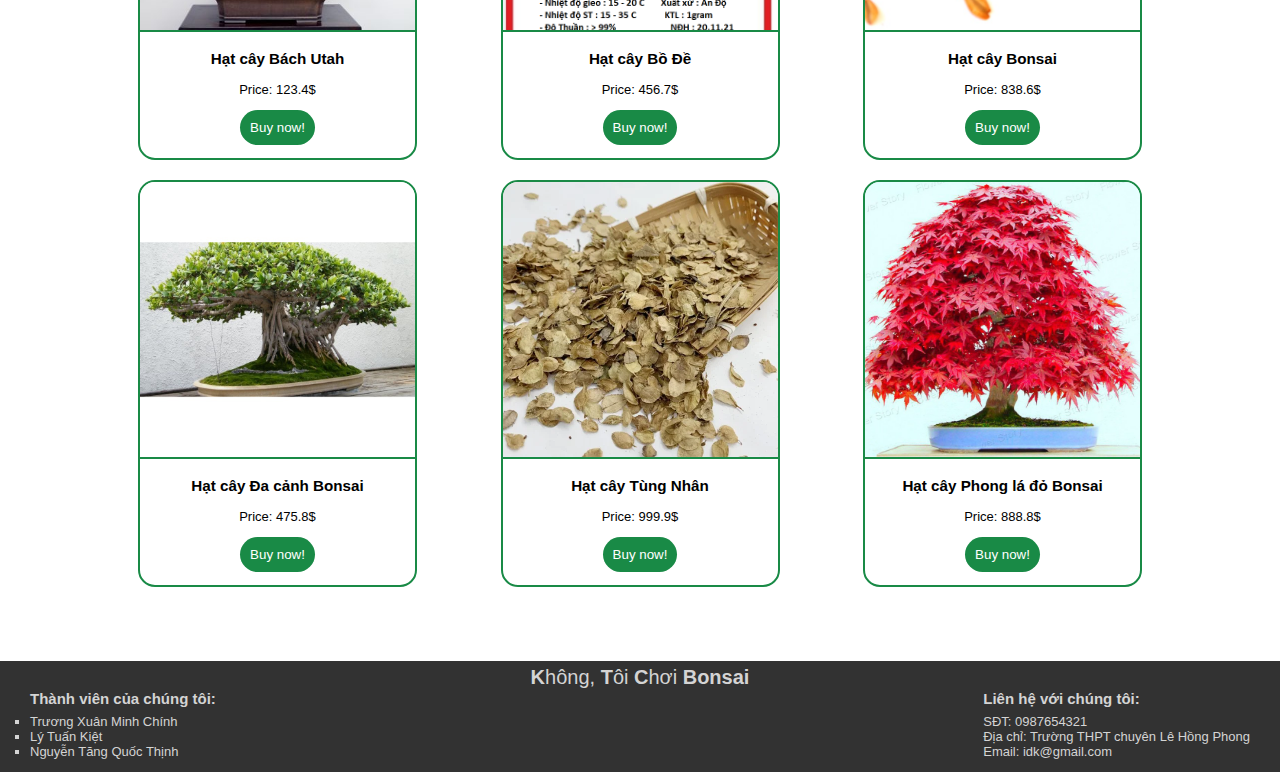
<file: Shop.html>
<!DOCTYPE html>
<html>
<head>
    <meta charset="UTF-8">
    <meta name="viewport" content="width=device-width, initial-scale=1.0">
    <title>Shop</title>
    <link rel="icon" href="src/logobs.png" type="image/icon type">
    <link rel="stylesheet" href="style.css">
    <link rel="stylesheet" href="Shop.css">
</head>
<body>
    <header>
        <div class="nav">
            <a link href = "index.html" ><img id = "logobs" class = "logo" src = "src/logobs.png" alt = "web logo"></a>
            <a link href = "index.html" ><li>HOME</li></a>
            <div class = "dropdown">
                <a link href = "Shop.html" ><li style="background-color: #126031;">SHOP</li></a>
                <div class = "content">
                    <a href="Shop.html#cay" >Mua cây Bonsai</a>
                    <a href="Shop.html#hat" >Mua hạt giống cây Bonsai</a>
                </div>
            </div>
            <div class = "dropdown">
                <a link href = "FOM.html" ><li>FIND OUT MORE</li></a>
                <div class = "content">
                    <a href="nghethuat.html" >Bonsai là gì?</a>
                    <a href="chamsoc.html" >Chăm sóc cây Bonsai</a>
                    <a href="taohinh.html" >Tạo thế</a>
                    <a href="nghethuat.html#noidung" >Các giống loài cây Bonsai</a>
                    <a href="kinhnghiem.html">Kinh nghiệm mua Bonsai</a>
                    <a href="library.html">Thư viện ảnh Bonsai</a>
                </div>
            </div>
            <input id = "searchbar" type = "text">
            <a link href = "SearchNotFound.html" ><img id = "searchbar" class = "logo" src = "src/search.png" alt = "search"></a>
        </div>
        <div class="user">
            <a link href="log-in.html"><img id="user" class="logo" src="src/user.png" alt= "user logo"></a>
        </div>
    </header>
    
    <div class="hero-image">
        <div class="hero-text">
            <h1>Cửa hàng</h1>
            <p>
                Mua cây Bonsai và hạt giống cây Bonsai tại đây.
            </p>
        </div>
    </div>

    <section>
        <h1>Sản phẩm bán <div class = "red">chạy</div></h1>
        <div class = "shop">
            <div class = "item">
                <img src = "src/cay-si.jpg" alt = "hot1">
                <h3>Cây Si</h3>
                <p>Price: 111.1$</p>
                <a link href = "errorshop.html" ><a link href = "errorshop.html" ><button>Buy now!</button></a></a>
                <p></p>
            </div>
            <div class = "item">
                <img src = "src/Cayduoi.jpg" alt = "hot2">
                <h3>Cây Duối</h3>
                <p>Price: 680.7$</p>
                <a link href = "errorshop.html" ><a link href = "errorshop.html" ><button>Buy now!</button></a></a>
                <p></p>
            </div>
            <div class = "item">
                <img src = "src/hatphongladobonsai.jpg" alt = "hot3">
                <h3>Hạt cây Phong Lá Đỏ Bonsai</h3>
                <p>Price: 888.8$</p>
                <a link href = "errorshop.html" ><button>Buy now!</button></a>
                <p></p>
            </div>
            <div class = "item">
                <img src = "src/hatbode.jpg" alt = "hot4">
                <h3>Hạt cây Bồ Đề</h3>
                <p>Price: 456.7$</p>
                <a link href = "errorshop.html" ><button>Buy now!</button></a>
                <p></p>
            </div>
            <div class = "item">
                <img src = "src/caykimthanhmai.jpg" alt = "hot5">
                <h3>Cây Kim Thanh Mai</h3>
                <p>Price: 234.5$</p>
                <a link href = "errorshop.html" ><button>Buy now!</button></a>
                <p></p>
            </div>
            <div class = "item">
                <img src = "src/caylocvung.jpg" alt = "hot6">
                <h3>Cây Lộc Vừng</h3>
                <p>Price: 210$</p>
                <a link href = "errorshop.html" ><button>Buy now!</button></a>
                <p></p>
            </div>
        </div>

        <h1>Mua cây Bonsai</h1>
        <div class = "shop" id = "cay">
            <div class = "item">
                <img src = "src/Bonsaicaring.jpg" alt = "cay1">
                <h3>Cây Bonsai loại to</h3>
                <p>Giá: 696$</p>
                <a link href = "errorshop.html" ><button>Buy now!</button></a>
                <p></p>
            </div>
            <div class = "item">
                <img src = "src/caylocvung.jpg" alt = "cay2">
                <h3>Cây Lộc Vừng</h3>
                <p>Price: 210$</p>
                <a link href = "errorshop.html" ><button>Buy now!</button></a>
                <p></p>
            </div>
            <div class = "item">
                <img src = "src/caytracbachdiep.jpg" alt = "cay3">
                <h3>Cây Trần Bách Điệp</h3>
                <p>Price: 437$</p>
                <a link href = "errorshop.html" ><button>Buy now!</button></a>
                <p></p>
            </div>
            <div class = "item">
                <img src = "src/Caybode.jpg" alt = "cay4">
                <h3>Cây Bồ Đề</h3>
                <p>Price: 177.013$</p>
                <a link href = "errorshop.html" ><button>Buy now!</button></a>
                <p></p>
            </div>
            <div class = "item">
                <img src = "src/Caylinhsam.jpg" alt = "cay5">
                <h3>Cây Linh Sam</h3>
                <p>Price: 250.7$</p>
                <a link href = "errorshop.html" ><button>Buy now!</button></a>
                <p></p>
            </div>
            <div class = "item">
                <img src = "src/Cayduoi.jpg" alt = "cay6">
                <h3>Cây Duối</h3>
                <p>Price: 680.7$</p>
                <a link href = "errorshop.html" ><button>Buy now!</button></a>
                <p></p>
            </div>
        </div>

        <h1>Mua hạt giống cây Bonsai</h1>
        <div class = "shop" id = "hat">
            <div class = "item">
                <img src = "src/hatbachutah.jpg" alt = "hat1">
                <h3>Hạt cây Bách Utah</h3>
                <p>Price: 123.4$</p>
                <a link href = "errorshop.html" ><button>Buy now!</button></a>
                <p></p>
            </div>
            <div class = "item">
                <img src = "src/hatbode.jpg" alt = "hat2">
                <h3>Hạt cây Bồ Đề</h3>
                <p>Price: 456.7$</p>
                <a link href = "errorshop.html" ><button>Buy now!</button></a>
                <p></p>
            </div>
            <div class = "item">
                <img src = "src/hatcaybonsai.jpg" alt = "hat3">
                <h3>Hạt cây Bonsai</h3>
                <p>Price: 838.6$</p>
                <a link href = "errorshop.html" ><button>Buy now!</button></a>
                <p></p>
            </div>
            <div class = "item">
                <img src = "src/hatcaydacanhbonsai.jpg" alt = "hat4">
                <h3>Hạt cây Đa cảnh Bonsai</h3>
                <p>Price: 475.8$</p>
                <a link href = "errorshop.html" ><button>Buy now!</button></a>
                <p></p>
            </div>
            <div class = "item">
                <img src = "src/hattungnhan.jpg" alt = "hat5">
                <h3>Hạt cây Tùng Nhân</h3>
                <p>Price: 999.9$</p>
                <a link href = "errorshop.html" ><button>Buy now!</button></a>
                <p></p>
            </div>
            <div class = "item">
                <img src = "src/hatphongladobonsai.jpg" alt = "hat6">
                <h3>Hạt cây Phong lá đỏ Bonsai</h3>
                <p>Price: 888.8$</p>
                <a link href = "errorshop.html" ><button>Buy now!</button></a>
                <p></p>
            </div>
        </div>
    </section>
    <footer>
        <div class = "top">
            <strong>K</strong>hông, <strong>T</strong>ôi <strong>C</strong>hơi <strong>Bonsai</strong>
        </div>
        <div class = "bot">
            <div class = "left">
                <h3><strong>Thành viên của chúng tôi:</strong></h3>
                <li>Trương Xuân Minh Chính</li>
                <li>Lý Tuấn Kiệt</li>
                <li>Nguyễn Tăng Quốc Thịnh</li>
            </div>
            <div class = "right">
                <h3><strong>Liên hệ với chúng tôi:</strong></h3>
                <li>SĐT: 0987654321</li>
                <li>Địa chỉ: Trường THPT chuyên Lê Hồng Phong</li>
                <li>Email: idk@gmail.com</li>
                <p></p>
            </div>
        </div>
    </footer>
</body>
</html>
</file>
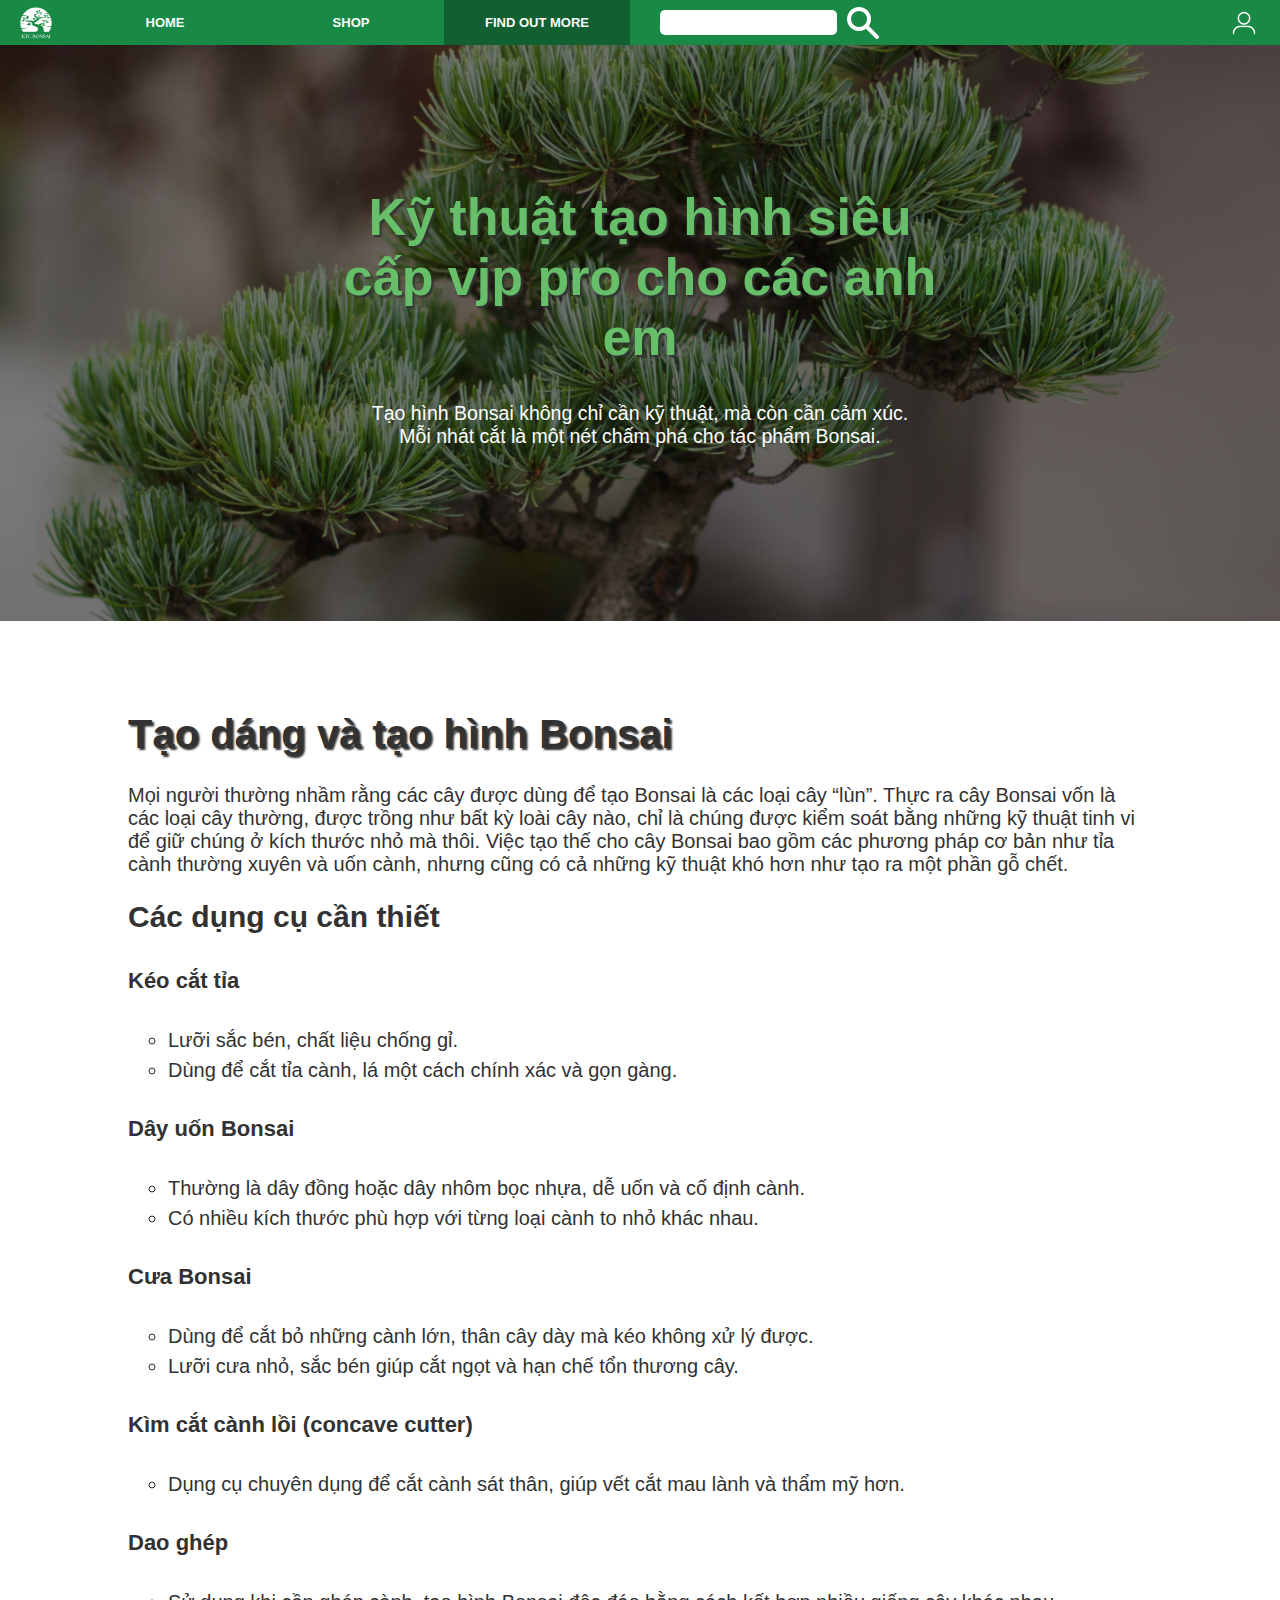
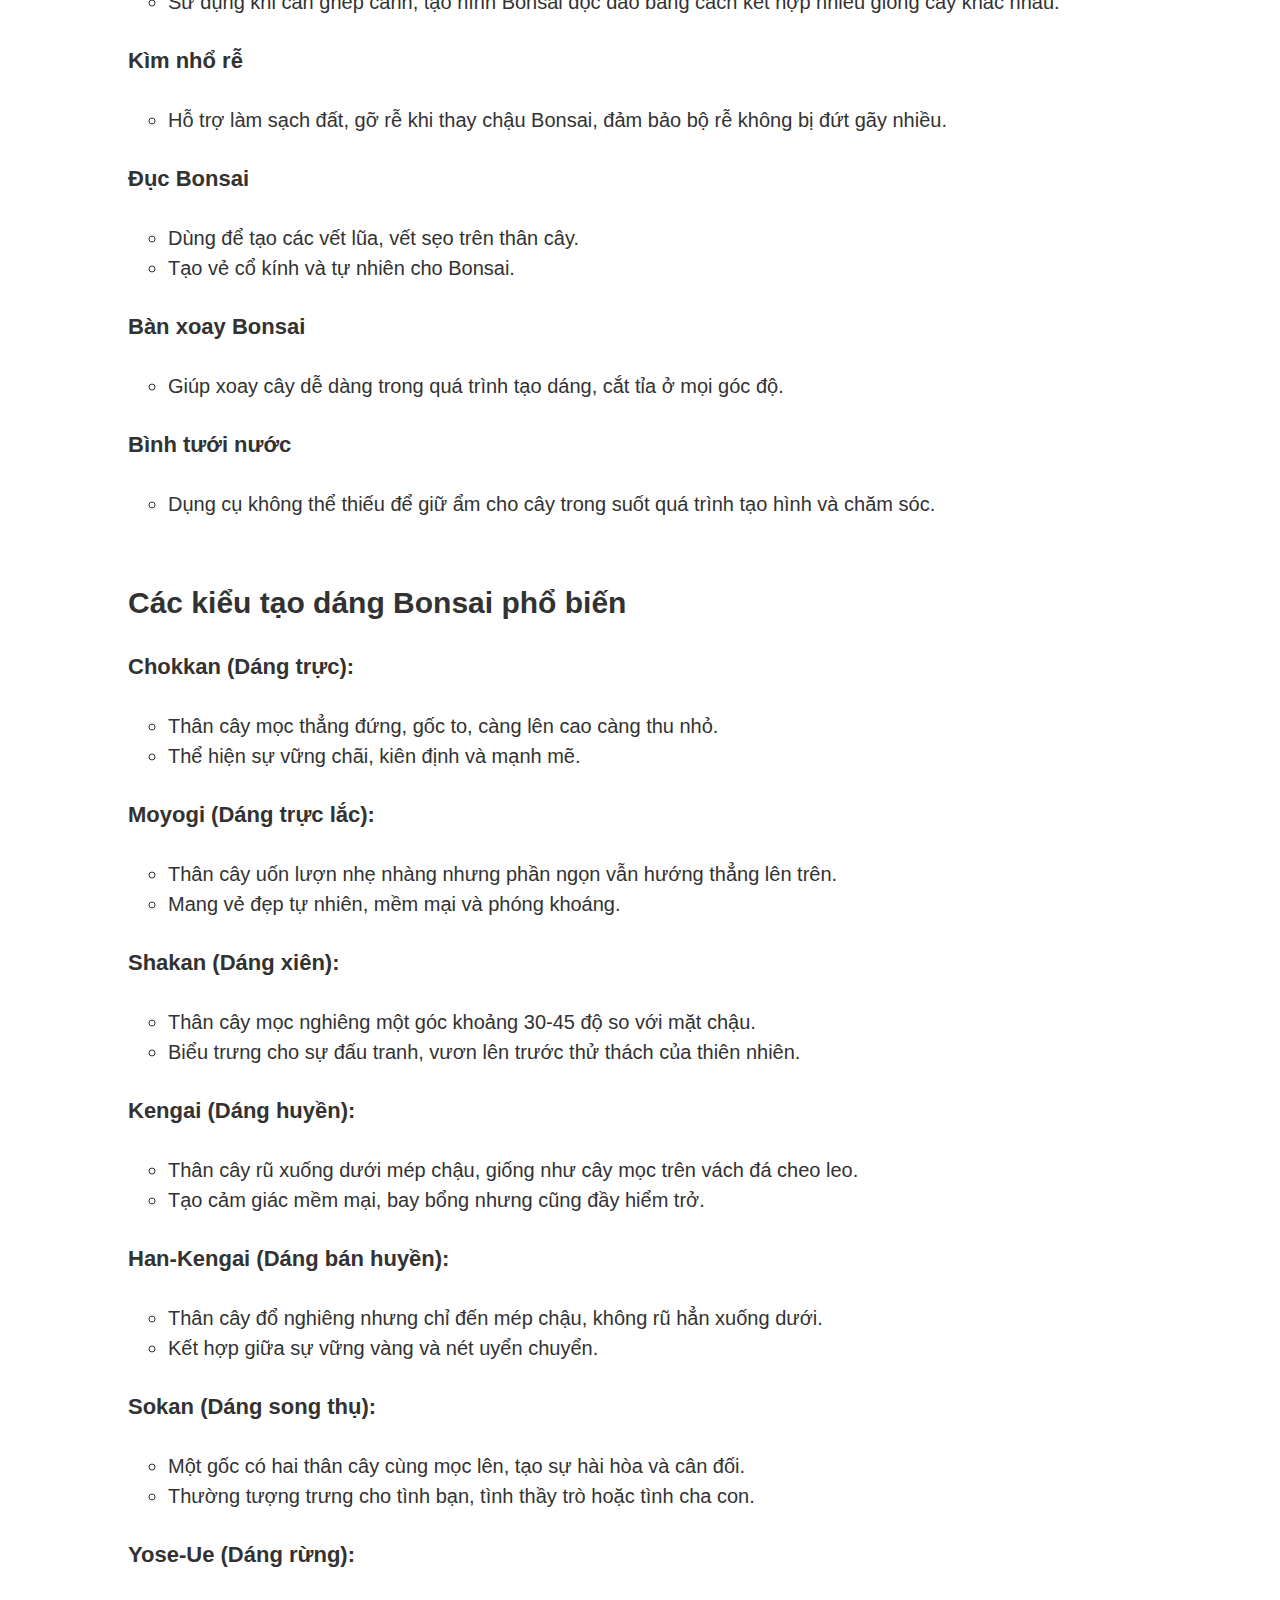
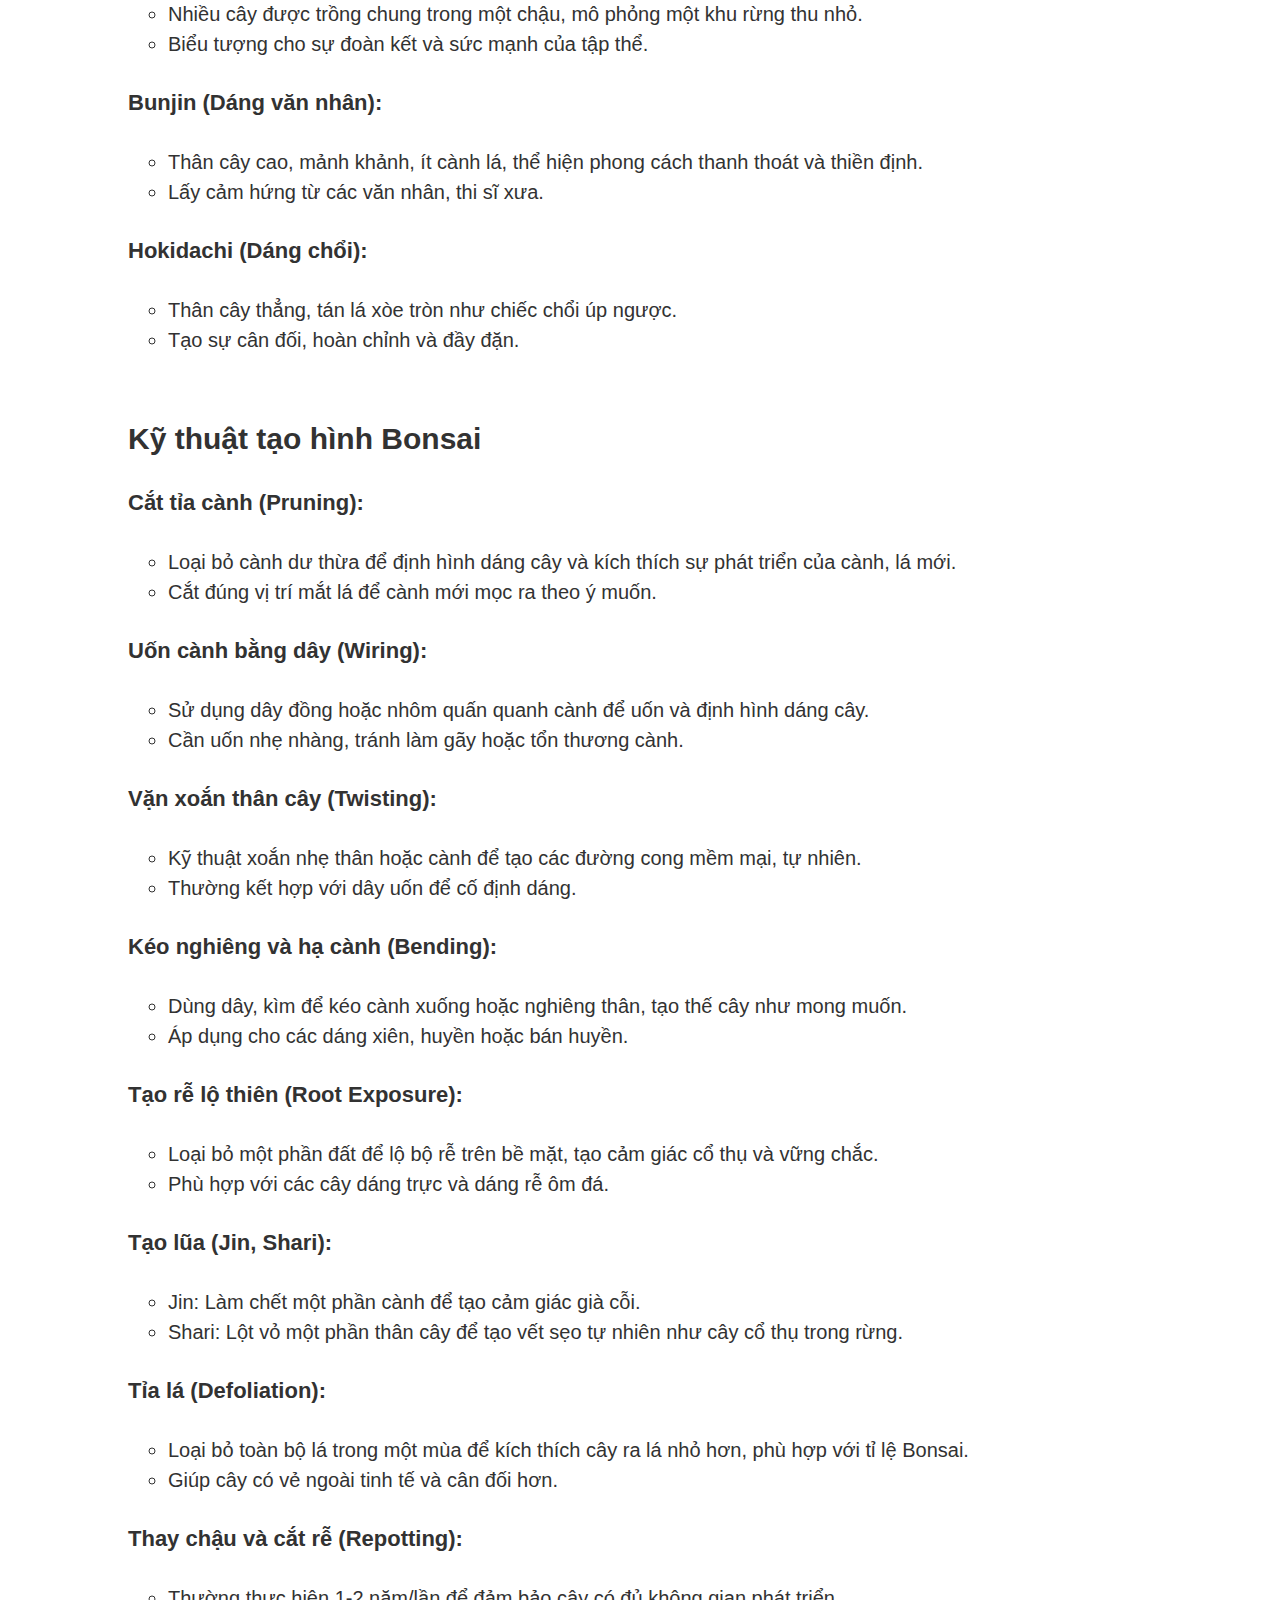
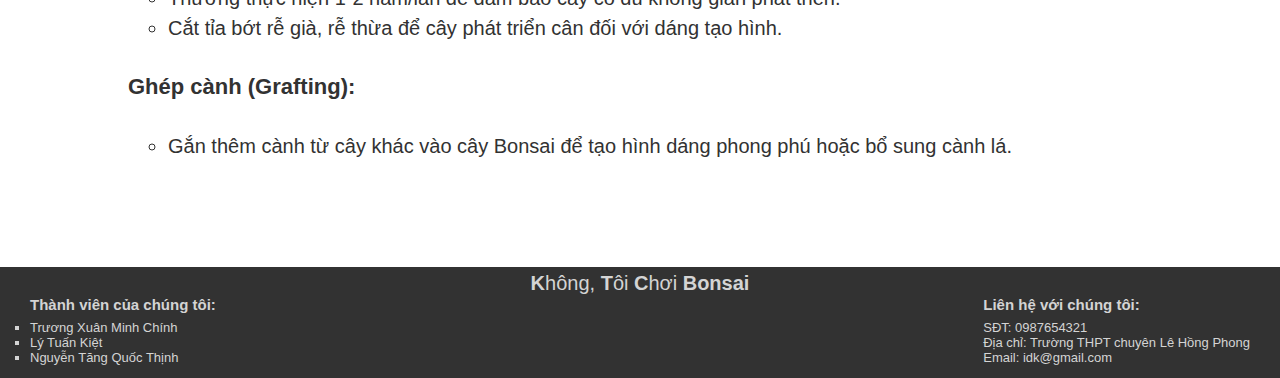
<file: taohinh.html>
<!DOCTYPE html>
<html lang="en">
<head>
    <title>The art of bonsai</title>
    <meta charset="UTF-8">
    <meta name="viewport" content="width=device-width, initial-scale=1.0">
    <link rel="stylesheet" href = "style.css">
    <link rel="stylesheet" href = "noidung.css">
    <title>Tạo Hình</title>
    <link rel="icon" href="src/logobs.png" type="image/icon type">
</head>
<body>
    <header>
        <div class="nav">
            <a link href = "index.html" ><img id = "logobs" class = "logo" src = "src/logobs.png" alt = "web logo"></a>
            <a link href = "index.html" ><li>HOME</li></a>
            <div class = "dropdown">
                <a link href = "Shop.html" ><li>SHOP</li></a>
                <div class = "content">
                    <a href="Shop.html#cay" >Mua cây Bonsai</a>
                    <a href="Shop.html#hat" >Mua hạt giống cây Bonsai</a>
                </div>
            </div>
            <div class = "dropdown">
                <a link href = "FOM.html" ><li style="background-color: #126031;">FIND OUT MORE</li></a>
                <div class = "content">
                    <a href="nghethuat.html" >Bonsai là gì?</a>
                    <a href="chamsoc.html" >Chăm sóc cây Bonsai</a>
                    <a href="taohinh.html" >Tạo thế</a>
                    <a href="nghethuat.html#noidung" >Các giống loài cây Bonsai</a>
                    <a href="kinhnghiem.html">Kinh nghiệm mua Bonsai</a>
                    <a href="library.html">Thư viện ảnh Bonsai</a>
                </div>
            </div>
            <input id = "searchbar" type = "text">
            <a link href = "SearchNotFound.html" ><img id = "searchbar" class = "logo" src = "src/search.png" alt = "search"></a>
        </div>
        <div class="user">
            <a link href="log-in.html"><img id="user" class="logo" src="src/user.png" alt= "user logo"></a>
        </div>
    </header>

    
    <div class="hero-image">
        <div class="hero-text">
            <h1>Kỹ thuật tạo hình siêu cấp vjp pro cho các anh em</h1>
            <p>
                Tạo hình Bonsai không chỉ cần kỹ thuật, mà còn cần cảm xúc. <br>
                Mỗi nhát cắt là một nét chấm phá cho tác phẩm Bonsai.<br>
            </p>
        </div>
    </div>

    <section>
        <div class = "container" id = "noidung">
            <div class = "item">
                <h1>Tạo dáng và tạo hình Bonsai</h1>
                <p>Mọi người thường nhầm rằng các cây được dùng để tạo Bonsai là các loại cây “lùn”. 
                    Thực ra cây Bonsai vốn là các loại cây thường, được trồng như bất kỳ loài cây nào, 
                    chỉ là chúng được kiểm soát bằng những kỹ thuật tinh vi để giữ chúng ở kích thước nhỏ mà thôi. 
                    Việc tạo thế cho cây Bonsai bao gồm các phương pháp cơ bản như tỉa cành thường xuyên và uốn cành, 
                    nhưng cũng có cả những kỹ thuật khó hơn như tạo ra một phần gỗ chết.</p>
                
                <h2>Các dụng cụ cần thiết</h2>

                <li>Kéo cắt tỉa
                    <ul>
                        <li>Lưỡi sắc bén, chất liệu chống gỉ.</li>
                        <li>Dùng để cắt tỉa cành, lá một cách chính xác và gọn gàng.</li>
                    </ul>
                </li>      
                <li>Dây uốn Bonsai
                    <ul>
                        <li>Thường là dây đồng hoặc dây nhôm bọc nhựa, dễ uốn và cố định cành.</li>
                        <li>Có nhiều kích thước phù hợp với từng loại cành to nhỏ khác nhau.</li>
                    </ul>
                </li>
                <li>Cưa Bonsai
                    <ul>
                        <li>Dùng để cắt bỏ những cành lớn, thân cây dày mà kéo không xử lý được.</li>
                        <li>Lưỡi cưa nhỏ, sắc bén giúp cắt ngọt và hạn chế tổn thương cây.</li>
                    </ul>
                </li>
                <li>Kìm cắt cành lồi (concave cutter)
                    <ul>
                        <li>Dụng cụ chuyên dụng để cắt cành sát thân, giúp vết cắt mau lành và thẩm mỹ hơn.</li>
                    </ul>
                </li>
                <li>Dao ghép
                    <ul>
                        <li>Sử dụng khi cần ghép cành, tạo hình Bonsai độc đáo bằng cách kết hợp nhiều giống cây khác nhau.</li>
                    </ul>
                </li>
                <li>Kìm nhổ rễ
                    <ul>
                        <li>Hỗ trợ làm sạch đất, gỡ rễ khi thay chậu Bonsai, đảm bảo bộ rễ không bị đứt gãy nhiều.</li>
                    </ul>
                </li>
                <li>Đục Bonsai
                    <ul>
                        <li>Dùng để tạo các vết lũa, vết sẹo trên thân cây. </li>
                        <li>Tạo vẻ cổ kính và tự nhiên cho Bonsai.</li>
                    </ul>
                </li>
                <li>Bàn xoay Bonsai
                    <ul>
                        <li>Giúp xoay cây dễ dàng trong quá trình tạo dáng, cắt tỉa ở mọi góc độ.</li>
                    </ul>
                </li>
                <li>Bình tưới nước
                    <ul>
                        <li>Dụng cụ không thể thiếu để giữ ẩm cho cây trong suốt quá trình tạo hình và chăm sóc.</li>
                    </ul>
                </li>
            </div>

            <div class = "item">
                <h2>Các kiểu tạo dáng Bonsai phổ biến</h2>

                <li>Chokkan (Dáng trực):
                    <ul>
                        <li>Thân cây mọc thẳng đứng, gốc to, càng lên cao càng thu nhỏ.</li>
                        <li>Thể hiện sự vững chãi, kiên định và mạnh mẽ.</li>
                    </ul>
                </li>
                <li>Moyogi (Dáng trực lắc):
                    <ul>
                        <li>Thân cây uốn lượn nhẹ nhàng nhưng phần ngọn vẫn hướng thẳng lên trên.</li>
                        <li>Mang vẻ đẹp tự nhiên, mềm mại và phóng khoáng.</li>
                    </ul>
                </li>
                <li>Shakan (Dáng xiên):
                    <ul>
                        <li>Thân cây mọc nghiêng một góc khoảng 30-45 độ so với mặt chậu.</li>
                        <li>Biểu trưng cho sự đấu tranh, vươn lên trước thử thách của thiên nhiên.</li>
                    </ul>
                </li>
                <li>Kengai (Dáng huyền):
                    <ul>
                        <li>Thân cây rũ xuống dưới mép chậu, giống như cây mọc trên vách đá cheo leo.</li>
                        <li>Tạo cảm giác mềm mại, bay bổng nhưng cũng đầy hiểm trở.</li>
                    </ul>
                </li>
                <li>Han-Kengai (Dáng bán huyền):
                    <ul>
                        <li>Thân cây đổ nghiêng nhưng chỉ đến mép chậu, không rũ hẳn xuống dưới.</li>
                        <li>Kết hợp giữa sự vững vàng và nét uyển chuyển.</li>
                    </ul>
                </li>
                <li>Sokan (Dáng song thụ):
                    <ul>
                        <li>Một gốc có hai thân cây cùng mọc lên, tạo sự hài hòa và cân đối.</li>
                        <li>Thường tượng trưng cho tình bạn, tình thầy trò hoặc tình cha con.</li>
                    </ul>
                </li>
                <li>Yose-Ue (Dáng rừng):
                    <ul>
                        <li>Nhiều cây được trồng chung trong một chậu, mô phỏng một khu rừng thu nhỏ.</li>
                        <li>Biểu tượng cho sự đoàn kết và sức mạnh của tập thể.</li>
                    </ul>
                </li>
                <li>Bunjin (Dáng văn nhân):
                    <ul>
                        <li>Thân cây cao, mảnh khảnh, ít cành lá, thể hiện phong cách thanh thoát và thiền định.</li>
                        <li>Lấy cảm hứng từ các văn nhân, thi sĩ xưa.</li>
                    </ul>
                </li>
                <li>Hokidachi (Dáng chổi):
                    <ul>
                        <li>Thân cây thẳng, tán lá xòe tròn như chiếc chổi úp ngược.</li>
                        <li>Tạo sự cân đối, hoàn chỉnh và đầy đặn.</li>
                    </ul>
                </li>
            </div>

            <div class="item">
                <h2>Kỹ thuật tạo hình Bonsai</h2>

                <li>Cắt tỉa cành (Pruning):
                    <ul>
                    <li>Loại bỏ cành dư thừa để định hình dáng cây và kích thích sự phát triển của cành, lá mới.</li>
                    <li>Cắt đúng vị trí mắt lá để cành mới mọc ra theo ý muốn.</li>
                    </ul>
                </li>
                <li>Uốn cành bằng dây (Wiring):
                    <ul>
                    <li>Sử dụng dây đồng hoặc nhôm quấn quanh cành để uốn và định hình dáng cây.</li>
                    <li>Cần uốn nhẹ nhàng, tránh làm gãy hoặc tổn thương cành.</li>
                    </ul>
                </li>
                <li>Vặn xoắn thân cây (Twisting):
                    <ul>
                    <li>Kỹ thuật xoắn nhẹ thân hoặc cành để tạo các đường cong mềm mại, tự nhiên.</li>
                    <li>Thường kết hợp với dây uốn để cố định dáng.</li>
                    </ul>
                </li>
                <li>Kéo nghiêng và hạ cành (Bending):
                    <ul>
                    <li>Dùng dây, kìm để kéo cành xuống hoặc nghiêng thân, tạo thế cây như mong muốn.</li>
                    <li>Áp dụng cho các dáng xiên, huyền hoặc bán huyền.</li>
                    </ul>
                </li>
                <li>Tạo rễ lộ thiên (Root Exposure):
                    <ul>
                    <li>Loại bỏ một phần đất để lộ bộ rễ trên bề mặt, tạo cảm giác cổ thụ và vững chắc.</li>
                    <li>Phù hợp với các cây dáng trực và dáng rễ ôm đá.</li>
                    </ul>
                </li>
                <li>Tạo lũa (Jin, Shari):
                    <ul>
                    <li>Jin: Làm chết một phần cành để tạo cảm giác già cỗi.</li>
                    <li>Shari: Lột vỏ một phần thân cây để tạo vết sẹo tự nhiên như cây cổ thụ trong rừng.</li>
                    </ul>
                </li>
                <li>Tỉa lá (Defoliation):
                    <ul>
                    <li>Loại bỏ toàn bộ lá trong một mùa để kích thích cây ra lá nhỏ hơn, phù hợp với tỉ lệ Bonsai.</li>
                    <li>Giúp cây có vẻ ngoài tinh tế và cân đối hơn.</li>
                    </ul>
                </li>
                <li>Thay chậu và cắt rễ (Repotting):
                    <ul>
                    <li>Thường thực hiện 1-2 năm/lần để đảm bảo cây có đủ không gian phát triển.</li>
                    <li>Cắt tỉa bớt rễ già, rễ thừa để cây phát triển cân đối với dáng tạo hình.</li>
                    </ul>
                </li>
                <li>Ghép cành (Grafting):
                    <ul>
                    <li>Gắn thêm cành từ cây khác vào cây Bonsai để tạo hình dáng phong phú hoặc bổ sung cành lá.</li>
                    </ul>
                </li>
            </div>
        </div>
    </section>
    <footer>
        <div class = "top">
            <strong>K</strong>hông, <strong>T</strong>ôi <strong>C</strong>hơi <strong>Bonsai</strong>
        </div>
        <div class = "bot">
            <div class = "left">
                <h3><strong>Thành viên của chúng tôi:</strong></h3>
                <li>Trương Xuân Minh Chính</li>
                <li>Lý Tuấn Kiệt</li>
                <li>Nguyễn Tăng Quốc Thịnh</li>
            </div>
            <div class = "right">
                <h3><strong>Liên hệ với chúng tôi:</strong></h3>
                <li>SĐT: 0987654321</li>
                <li>Địa chỉ: Trường THPT chuyên Lê Hồng Phong</li>
                <li>Email: idk@gmail.com</li>
                <p></p>
            </div>
        </div>
    </footer>
</body>
</html>
</file>
<file: style.css>
body {
    font-family: 'Poppins', Tahoma, Geneva, Verdana, sans-serif;
    font-size: 13px;
    padding: 0;
    margin: 0;
    height: 100%;
}

html {
    height: 100%;
}

h1 {
    color: #323232;
    font-size: 40px;
    text-shadow: 2px 2px 2px #323232;
}

/* Header */

header {
    background-color: #198a46;
    width: 100%;
    font-weight: bolder;
    display: flex;
    justify-content: space-between;
    position: fixed;
    top: 0;
    z-index: 2;
    
    img {
        position: relative;
        top: 6.5px;
    }

    .logo {
        width: 32px;
        height: 32px;
    }
    
    .user {
        margin-right: 20px;   
        display: flex;
    }

    #logobs {
        margin: 0px 20px;
    }
}

.nav {
    display:flex;
    box-sizing: content-box;

    li {
        list-style-type: none;
        display: inline-block;
        padding: 15px;
        position: relative;
        width: 156px;
        text-align: center;
        /* top: -2.5px; */
    }
    
    input#searchbar {
        border-radius: 5px;
        padding: 0px;
        margin: 10px 10px 10px 30px;
        flex: 1;
        border: 0;
        max-width: 300px;
        min-width:0;
        position: relative;
    }
}

a {
    color: rgb(250, 252, 251);
    text-decoration-line: none;
}

a:hover {
    /* fone: normal; */
    color: #a1a1a1;
    /* background-color: #198a46; */
    /* text-decoration-line: underline;    
    text-shadow: 5px 4px 3px solid black; */
}


.dropdown {
    .content {
        display: none;
        position: absolute;
        /* width: 120px; */
        background-color: #198a46;
        box-shadow: 2px 2px 5px #198a46;

        a {
            display: block;
            padding: 10px;
        }  
    }
}

.dropdown:hover .content
{
    display: block;
}

/* Section  */

section
{
    margin: 5% 10%;
    z-index: 1;
}

.hero-image 
{
    height: 100%;
    
    background-position: center;
    background-repeat: no-repeat;
    background-size: cover;

    position: relative;
    overflow: hidden;
    z-index: 0;
}

.hero-text
{
    position: absolute;
    z-index: 0;
    
    h1 {
        font-size: 400%;
        color: rgb(103, 191, 106);
    }

    p {
        font-size: 150%;
        color: white;
        font-weight: 450;
    }
}

/* Footer */

footer
{
    background-color: #323232;
    color: #d4d4d4;
    /* text-align: center; */
}


footer .top
{
    font-size: 20px;
    max-width: fit-content;
    margin-left: auto;
    margin-right: auto;
    position: relative;
    top: 5px;
}

footer .bot
{
    display: flex;
    justify-content:space-between;
}

footer .left
{
    margin-left: 30px;
    list-style-type:square;
}

footer .right
{
    margin-right: 30px;
    list-style-type: none;
}

footer h3
{
    font-size: 15px;
    line-height: 0px;
}
</file>
<file: noidung.css>
.hero-image {
    background-image: linear-gradient(rgba(5, 0, 0, 0.5), rgba(2, 0, 0, 0.5)), url("src/nghethuat.jpg");

    height: 69%;

    background-position: center;
    background-repeat: no-repeat;
    background-size: cover;
}

.hero-text {
    text-align: center;
    top: 50%;
    left: 50%;
    transform: translate(-50%, -50%);
    color: white;
}

.container {
    display: flex;
    flex-wrap: wrap;
    justify-content: space-between;

    .item {
        width: 100%;
        margin-bottom: 20px;
        left: 50%;
        h1 {
            color: #323232;
            font-size: 40px;
            text-shadow: 2px 2px 2px #323232;
        }

        h2 {
            color: #323232;
            font-size: 30px;
        }
        h3 {
            color: #323232;
            font-size: 25px;
        }

        li {
            color: #323232;
            font-size: 20px;
        }

        p {
            color: #323232;
            font-size: 20px;
        }

        .img {
            width: 100%;
            display: block;
            margin: 30px 0;
        }

        img {
            width: 100%;
            border-radius: 10px;
        }

        .caption {
            font-size: 17px;
            font-style: italic;
        }
    }
}

#noidung {
    li {
        color: #323232;
        font-size: 22px;
        list-style-type: none;
        font-weight: 600;
        line-height: 2;

        li {
            color: #323232;
            font-size: 20px;
            list-style-type: circle;
            font-weight: normal;
            line-height: 1.5;
        }
    }
}
</file>
<file: index.css>
/* Hero image */

.hero-image {
    background-image: linear-gradient(rgba(5, 0, 0, 0.5), rgba(2, 0, 0, 0.5)), url("src/heroimagemain.jpg");
}

.hero-text {
    text-align: center;
    top: 50%;
    left: 50%;
    transform: translate(-50%, -50%);
    color: white;
}


/* Section */


.container {
    background-color: #ffffff;
    display: flex;
    flex-wrap: wrap;
    justify-content: space-between;
    
    .item {
        background-color: #e1e7e0;
        display: flex;
        /* text-align: center; */
        width: 49%;
        margin-bottom: 2%;
        border-radius: 10px;
        
        .img {
            width: 30%;
            display: block;
            aspect-ratio: 1/1;
            object-fit: cover;
            
            img {
                display: block;
                width: 100%;
                aspect-ratio: 1/1;
                border-radius: 10px;
                object-fit: cover;
            }   
        }
        
        h2 {
            font-family: 'Courier New', Courier, monospace;
            font-size: 150%;
            color:#323232;
            margin-top: 0px;
            margin-bottom: 10px;
        }

        
        p {
            font-family: 'Gill Sans', 'Gill Sans MT', 'Calibri', 'Trebuchet MS', sans-serif;
            font-size: 100%;
            color: #323232;
            margin-bottom: 0;
        }
    
        .content {
            width: 60%;
            
            display: block;
            margin: auto;
        }
    }
    
    a:hover {
        background-color: #f1f1f1;
    }
}

.video {

    .item {
        width: 32%;
        
        h3 {
            color: #323232;
            font-size: 90%;
        }
    
        .img {
            width: 35%;
        }
    
        .content {
            width: 50%;
        }
    }
}
</file>
<file: FOM.css>
/* Hero image */

.hero-image {
    background-image: linear-gradient(rgba(5, 0, 0, 0.5), rgba(2, 0, 0, 0.5)), url("src/heroimagemain.jpg");
}

.hero-text {
    text-align: center;
    top: 50%;
    left: 50%;
    transform: translate(-50%, -50%);
    color: white;
}


/* Shop */

.container {
    background-color: #ffffff;
    display: flex;
    flex-wrap: wrap;
    justify-content: space-between;
    
    .item {
        background-color: #e1e7e0;
        display: flex;
        /* text-align: center; */
        width: 100%;
        margin-bottom: 2%;
        border-radius: 10px;
        
        .img {
            width: 30%;
            aspect-ratio: 1/1;
            object-fit: cover;
            
            img {
                display: block;
                width: 100%;
                aspect-ratio: 1/1;
                border-radius: 10px;
            }   
        }
        
        h2 {
            font-family: 'Courier New', Courier, monospace;
            font-size: 300%;
            color:#323232;
            margin-top: 0px;
            margin-bottom: 10px;
        }

        
        p {
            font-family: 'Gill Sans', 'Gill Sans MT', 'Calibri', 'Trebuchet MS', sans-serif;
            font-size: 200%;
            color: #323232;
            margin-bottom: 0;
        }
    
        .content {
            width: 60%;
            
            display: block;
            margin: auto;
        }
    }
    
    a:hover {
        background-color: #f1f1f1;
    }
}
</file>
<file: library.css>
/* Hero image */

.hero-image {
    background-image: linear-gradient(rgba(5, 0, 0, 0.5), rgba(2, 0, 0, 0.5)), url("src/nghethuat.jpg");

    height: 69%;

    background-position: center;
    background-repeat: no-repeat;
    background-size: cover;
}

.hero-text {
    text-align: center;
    top: 50%;
    left: 50%;
    transform: translate(-50%, -50%);
    color: white;
}


.library {
    background-color: #ffffff;
    display: flex;
    flex-wrap: wrap;
    justify-content: space-between;
    
    .item {
        /* background-color: #e1e7e0; */
        display: flex;
        /* text-align: center; */
        width: 30%;
        margin-bottom: 2%;
        border-radius: 10px;

        img {
            border-radius: 10px;
            width: 100%;
            display: flex;
            object-fit: cover;
        }   
    }
}
</file>
<file: log-in.css>
/* Hero image */

.hero-image {
    background-image: linear-gradient(rgba(5, 0, 0, 0.5), rgba(2, 0, 0, 0.5)), url("src/Bonsaicaring.jpg");
    /* position: relative; */
    /* z-index: 0; */
}

.blur {
    background-image: linear-gradient(rgba(5, 0, 0, 0.5), rgba(2, 0, 0, 0.5)), url("src/Bonsaicaring.jpg");
    height: 100%;
    width: 100%;
    background-position: center;
    background-repeat: no-repeat;
    background-size: cover;

    position: absolute;
    overflow: hidden;

    z-index: 0;
    filter: blur(5px);
    clip-path: polygon(35% 15%, 65% 15%, 65% 85%, 35% 85%);
    pointer-events: none;
}

.hero-text {
    text-align: center;
    top: 50%;
    left: 50%;
    transform: translate(-50%, -50%);
    color: white;
    width: 30%;
    height: 70%;
    margin:auto;
    border-radius: 20px;

    h1 {
        margin-top: 22px;
        margin-bottom: 20px;
    }

    img {
        border-radius: 50%;
        width: 30%;
        margin-bottom: 30px;
    }


    label {
        display: inline-block;
        width: 100px;
        text-align: right;
        margin-right: 10px;
        font-weight: bold;
    }

    input[type="submit"] {
        font-weight: bolder;
    }

    .name, .pass {
        display: block;
        position: relative;
        left: -27px;
    }
}


input[type="text"],
input[type="password"] {
    width: 200px;
    padding: 5px;
    border: 1px solid #ccc;
    border-radius: 5px;
}

input[type="submit"] {
    display: block;
    margin-top: 20px;
    padding: 10px 20px;
    background-color: #4CAF50;
    color: white;
    border: none;
    border-radius: 5px;
    cursor: pointer;
    margin-left: auto;
    margin-right: auto;
}

input[type="submit"]:hover {
    background-color: #45a049;
}
</file>
<file: Shop.css>
/* Hero image */

.hero-image {
    background-image: linear-gradient(rgba(5, 0, 0, 0.5), rgba(2, 0, 0, 0.5)), url("src/bonsaitree2.jpeg");
}

.hero-text {
    text-align: center;
    top: 50%;
    left: 25%;
    transform: translate(-50%, -50%);
    color: white;
}

/* Shop  */

section {
    .red {
        color: #198a46;
        text-shadow: 2px 2px 4px #198a46;
        display: inline;
    }
}

.shop
{
    display: flex;
    flex-wrap: wrap;
    justify-content: space-between;
    
}

.shop img
{
    border-radius: 15px;
}

.item 
{
    /* display: block; */
    margin: 10px;
    border: 2px solid #198a46;
    border-radius: 17px;
    text-align: center;
    width: 275px;

    img {
        width: 100%;
        aspect-ratio: 1/1;
        object-fit:cover;
        border-bottom-left-radius: 0;
        border-bottom-right-radius: 0;
        border-bottom: 2px solid #198a46;
    }

    button {
        background-color: #198a46;
        color: white;
        padding: 10px;
        border: none;
        /* border-bottom-left-radius: 10px;
        border-bottom-right-radius: 10px; */
        border-radius: 18px;
        cursor: pointer;    
        margin: auto;
        /* width: 100%; */
    }

    button:hover {
        cursor: pointer;
        background-color: #126031;
    }
}
</file>
